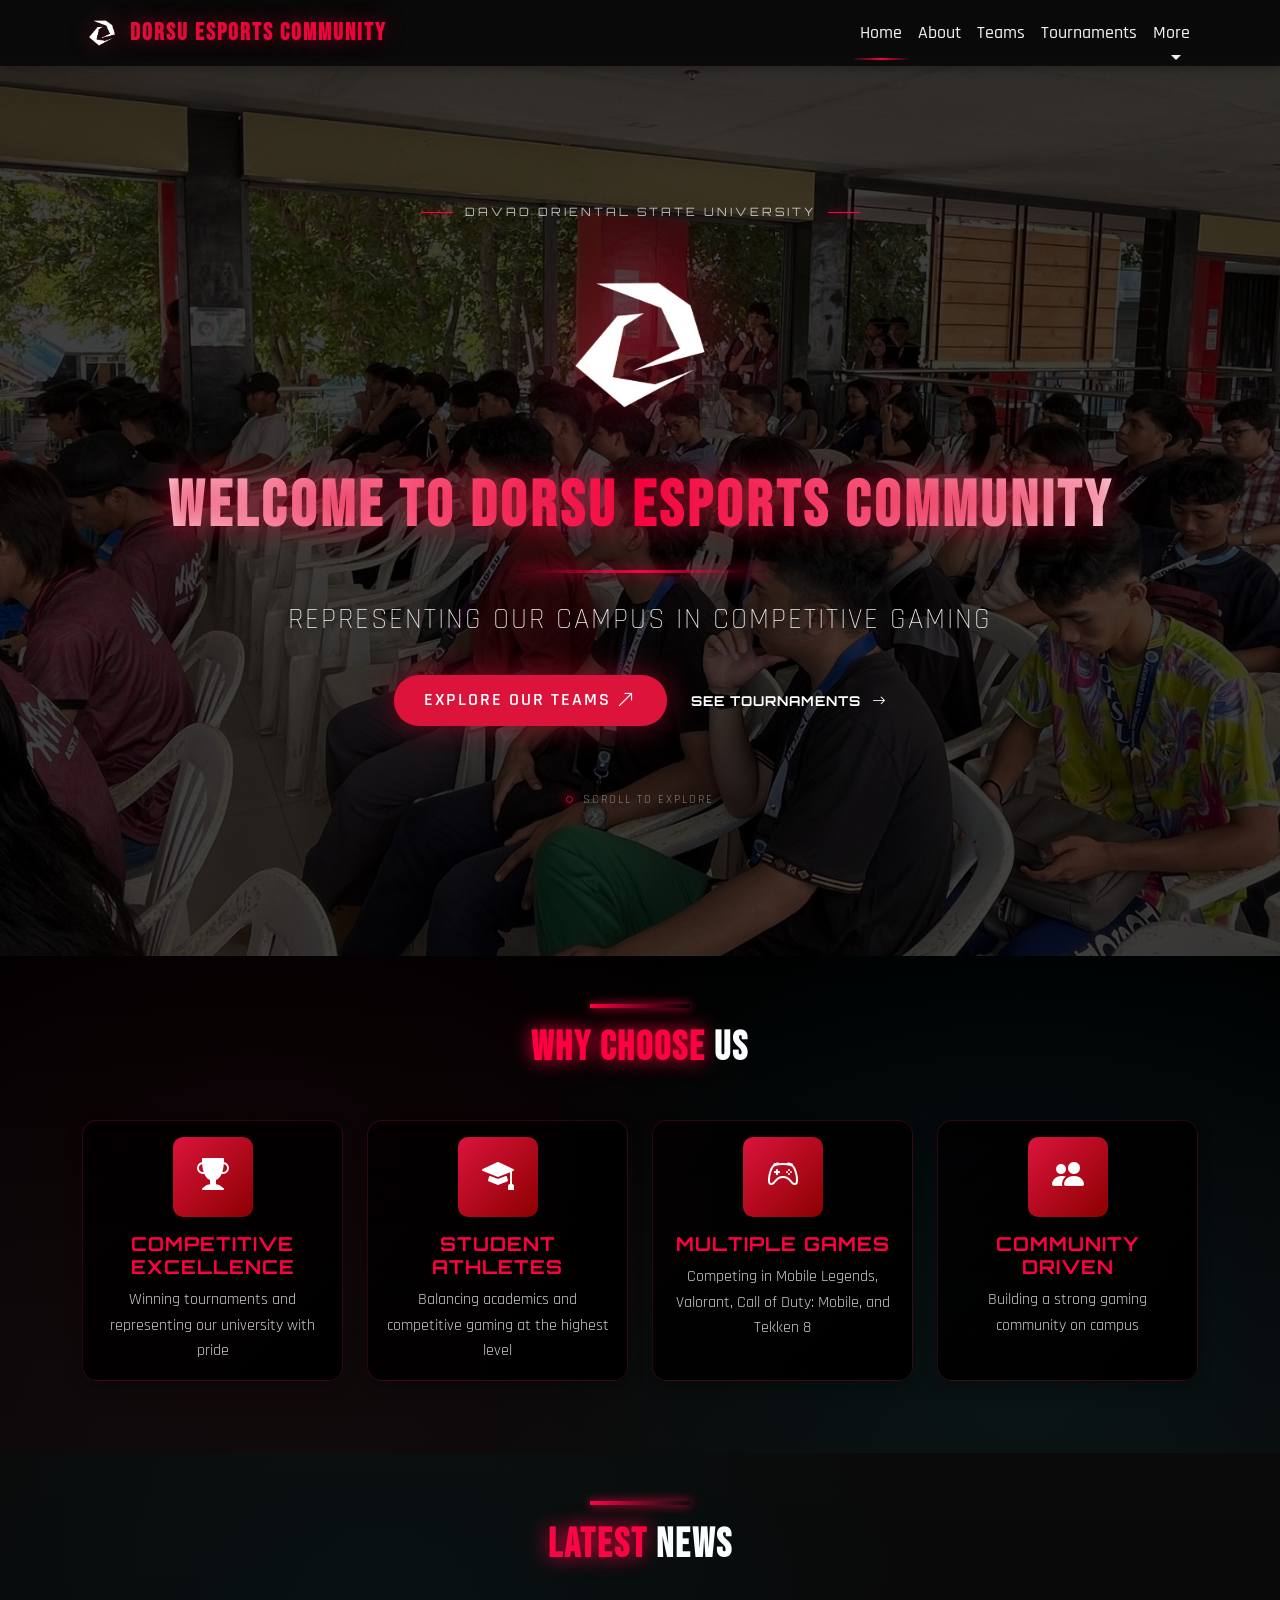
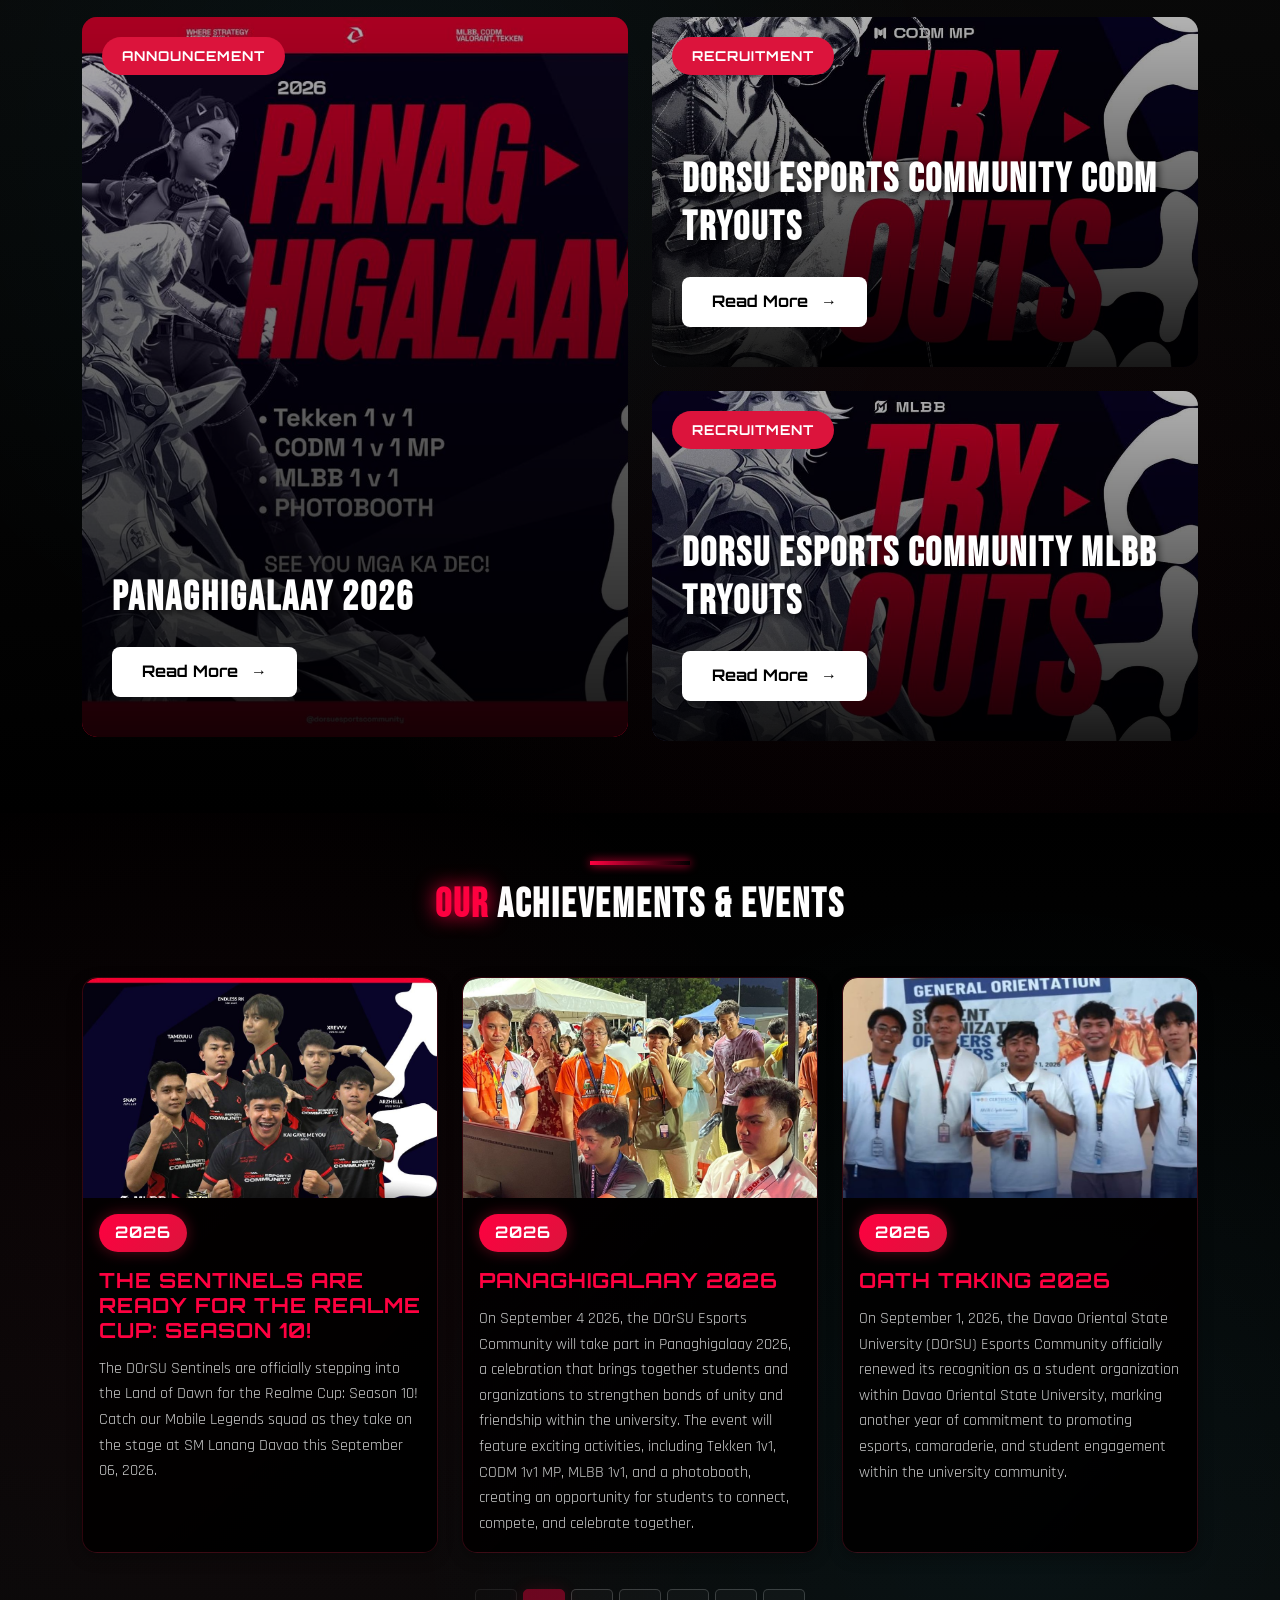
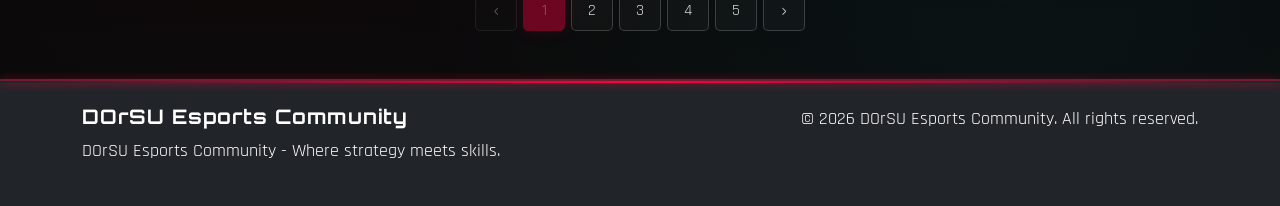
<file: index.html>
<!doctype html>
<html lang="en">
  <head>
    <meta charset="UTF-8" />
    <meta name="viewport" content="width=device-width, initial-scale=1.0" />
    <meta name="description" content="Official website of the Davao Oriental State University (DOrSU) Esports Community. Representing our campus in competitive gaming, MLBB, CODM, Valorant, tournaments and events." />
    <meta property="og:title" content="DOrSU Esports Community" />
    <meta property="og:description" content="Compete. Learn. Excel. Official collegiate esports organization of Davao Oriental State University." />
    <meta property="og:image" content="data/images/DEC.png" />
    <meta property="og:type" content="website" />
    <title>DOrSU Esports Community - Home</title>
    <link rel="preconnect" href="https://fonts.googleapis.com" />
    <link rel="preconnect" href="https://fonts.gstatic.com" crossorigin />
    <link href="https://fonts.googleapis.com/css2?family=Orbitron:wght@400;500;700;900&family=Rajdhani:wght@300;400;500;600;700&family=Bebas+Neue&display=swap" rel="stylesheet" />
    <link href="https://cdn.jsdelivr.net/npm/bootstrap@5.3.2/dist/css/bootstrap.min.css" rel="stylesheet" />
    <link rel="stylesheet" href="https://cdn.jsdelivr.net/npm/bootstrap-icons@1.11.3/font/bootstrap-icons.min.css" />
    <link rel="icon" type="image/png" href="data/images/DEC.png" />
    <link rel="stylesheet" href="css/style.css" />
  </head>
  <body>
    <!-- Navigation -->
    <nav class="navbar navbar-expand-lg navbar-dark bg-dark fixed-top">
      <div class="container">
        <a class="navbar-brand d-flex align-items-center" href="index.html">
          <img src="data/images/DEC.png" alt="DEC Logo" class="navbar-logo me-2" width="40" height="40" />
          <span class="logo-text">DOrSU Esports Community</span>
        </a>
        <button class="navbar-toggler" type="button" data-bs-toggle="collapse" data-bs-target="#navbarNav" aria-controls="navbarNav" aria-expanded="false" aria-label="Toggle navigation">
          <span class="navbar-toggler-icon"></span>
        </button>
        <div class="collapse navbar-collapse" id="navbarNav">
          <ul class="navbar-nav ms-auto">
            <li class="nav-item">
              <a class="nav-link active" href="index.html">Home</a>
            </li>
            <li class="nav-item">
              <a class="nav-link" href="about.html">About</a>
            </li>
            <li class="nav-item">
              <a class="nav-link" href="teams.html">Teams</a>
            </li>
            <li class="nav-item">
              <a class="nav-link" href="tournament.html">Tournaments</a>
            </li>
            <li class="nav-item dropdown">
              <a class="nav-link dropdown-toggle" href="#" id="moreDropdown" role="button" data-bs-toggle="dropdown" aria-expanded="false"> More </a>
              <ul class="dropdown-menu" aria-labelledby="moreDropdown">
                <li><a class="dropdown-item" href="merch.html">Merch</a></li>
                <li><a class="dropdown-item" href="https://dec-photobooth.vercel.app/">Photobooth</a></li>
              </ul>
            </li>
          </ul>
        </div>
      </div>
    </nav>

    <!-- Hero Section -->
    <section class="hero-section esports-hero">
      <div class="hero-overlay"></div>
      <div class="hero-particles"></div>
      <div class="container hero-content">
        <p class="hero-kicker"><span></span> Davao Oriental State University <span></span></p>
        <div class="hero-logo-wrapper mb-4">
          <img src="data/images/DEC.png" alt="DEC Logo" class="hero-logo" />
        </div>
        <h1 class="hero-title" id="heroTitle">Welcome to DOrSU Esports Community</h1>
        <div class="hero-divider"></div>
        <p class="hero-subtitle" id="heroSubtitle"></p>
        <div class="hero-actions">
          <a href="teams.html" class="btn btn-primary btn-lg esports-btn">Explore Our Teams <i class="bi bi-arrow-up-right"></i></a>
          <a href="tournament.html" class="hero-secondary-link">See tournaments <i class="bi bi-arrow-right"></i></a>
        </div>
        <div class="hero-scroll-cue"><span></span> Scroll to explore</div>
      </div>
    </section>

    <!-- Community Snapshot -->
    <!-- <section class="snapshot-section" aria-label="Community snapshot">
      <div class="container">
        <div class="snapshot-grid">
          <div class="snapshot-intro"><span class="eyebrow">Built for the next level</span><strong>Campus talent.<br />Competitive spirit.</strong></div>
          <div class="snapshot-stat"><strong>04</strong><span>Game titles</span></div>
          <div class="snapshot-stat"><strong>07</strong><span>2025 milestones</span></div>
          <div class="snapshot-stat"><strong>01</strong><span>Raptor community</span></div>
        </div>
      </div>
    </section> -->

    <!-- Features Section -->
    <section class="py-5 esports-section">
      <div class="container">
        <div class="esports-accent-line mx-auto mb-3"></div>
        <h2 class="text-center mb-5 esports-heading"><span class="text-highlight">Why Choose</span> Us</h2>
        <div class="row" id="featuresContainer">
          <!-- Features will be loaded from JSON -->
        </div>
      </div>
    </section>

    <!-- Latest News Section -->
    <section class="py-5 esports-section-dark">
      <div class="container">
        <div class="esports-accent-line mx-auto mb-3"></div>
        <h2 class="text-center mb-5 esports-heading"><span class="text-highlight">Latest</span> News</h2>
        <div class="row" id="newsContainer">
          <!-- News will be loaded from JSON -->
        </div>
      </div>
    </section>

    <!-- Achievements & Events Section -->
    <section class="py-5 esports-section">
      <div class="container">
        <div class="esports-accent-line mx-auto mb-3"></div>
        <h2 class="text-center mb-5 esports-heading"><span class="text-highlight">Our</span> Achievements & Events</h2>
        <div class="row" id="achievementsContainer">
          <!-- Achievements will be loaded from JSON -->
        </div>
        <nav class="home-pagination-wrap" aria-label="Achievements and events pages">
          <ul class="home-pagination" id="achievementsPagination"></ul>
        </nav>
      </div>
    </section>

    <!-- Footer -->
    <footer class="bg-dark text-white py-4">
      <div class="container">
        <div class="row">
          <div class="col-md-6">
            <h5>DOrSU Esports Community</h5>
            <p id="footerText">DOrSU Esports Community - Compete. Learn. Excel.</p>
          </div>
          <div class="col-md-6 text-md-end">
            <p>&copy; 2026 DOrSU Esports Community. All rights reserved.</p>
          </div>
        </div>
      </div>
    </footer>

    <script src="https://cdn.jsdelivr.net/npm/bootstrap@5.3.2/dist/js/bootstrap.bundle.min.js"></script>
    <script src="js/main.js"></script>
  </body>
</html>
</file>
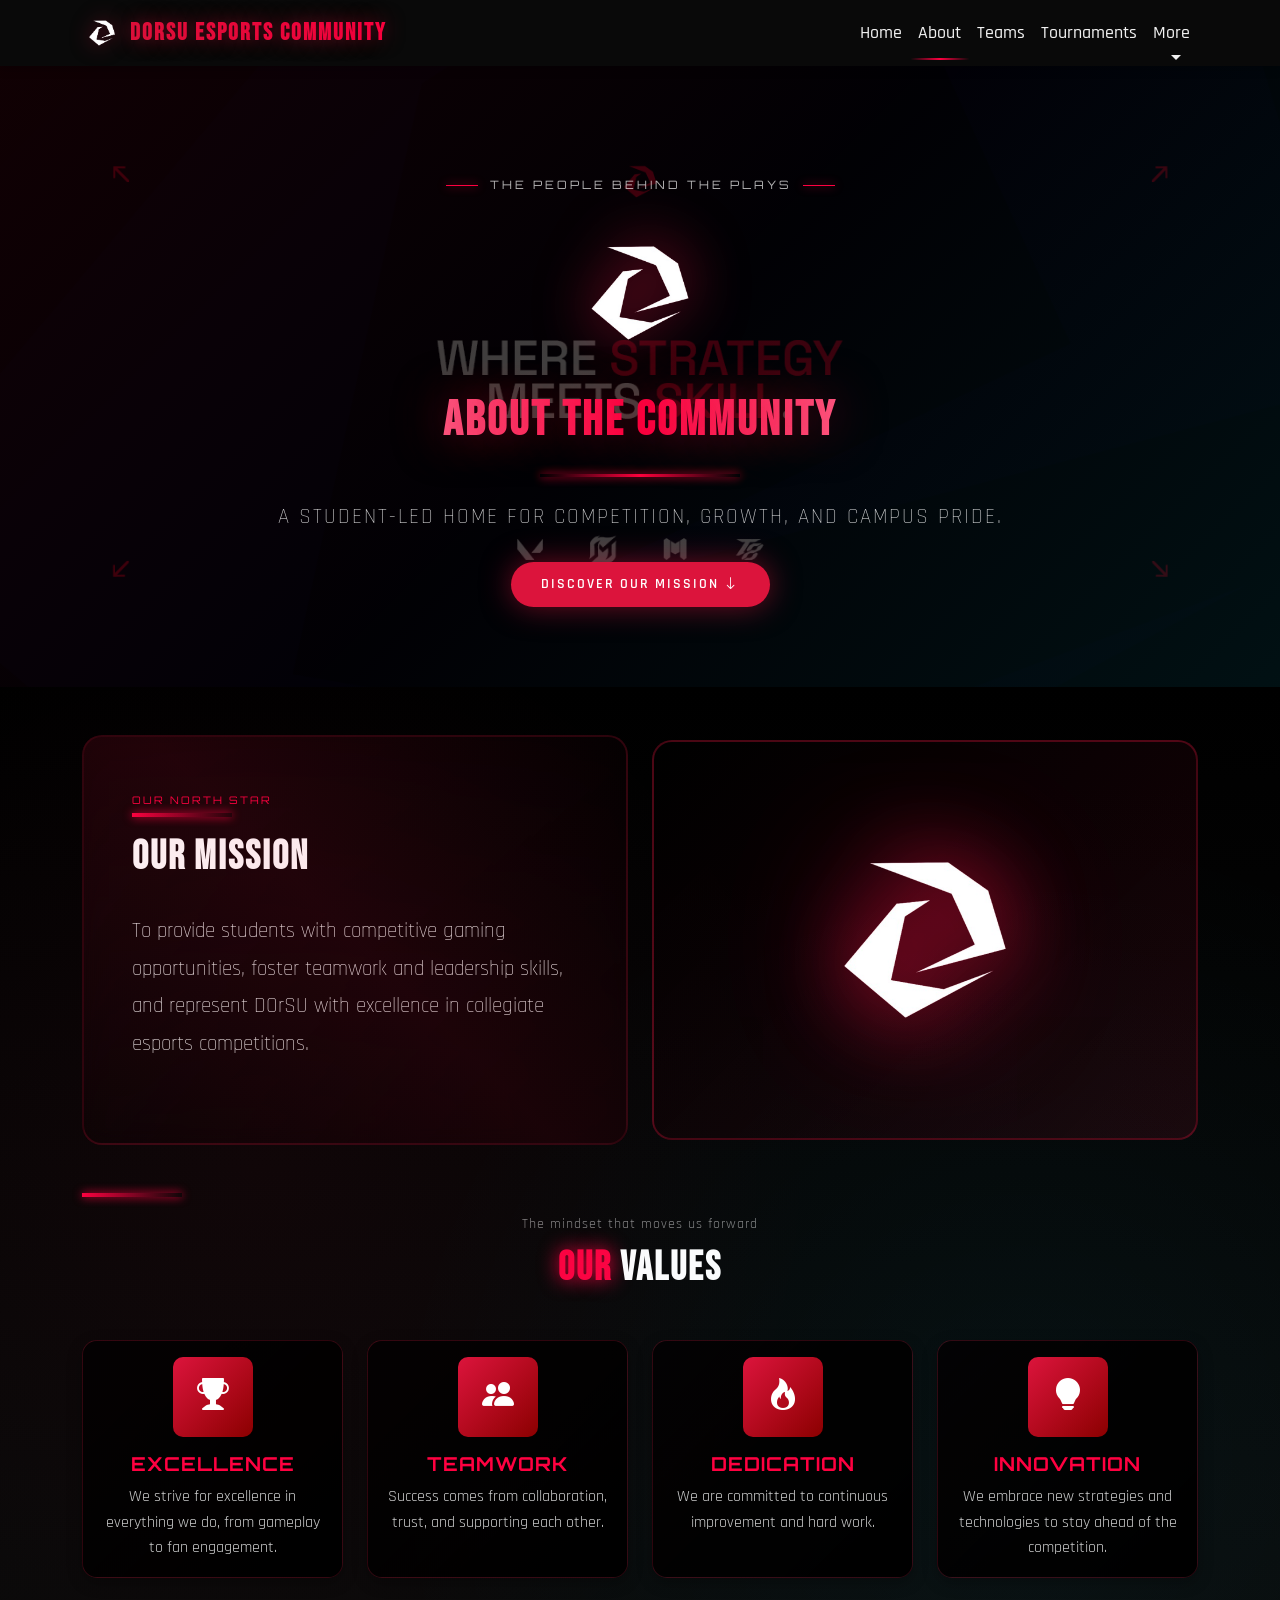
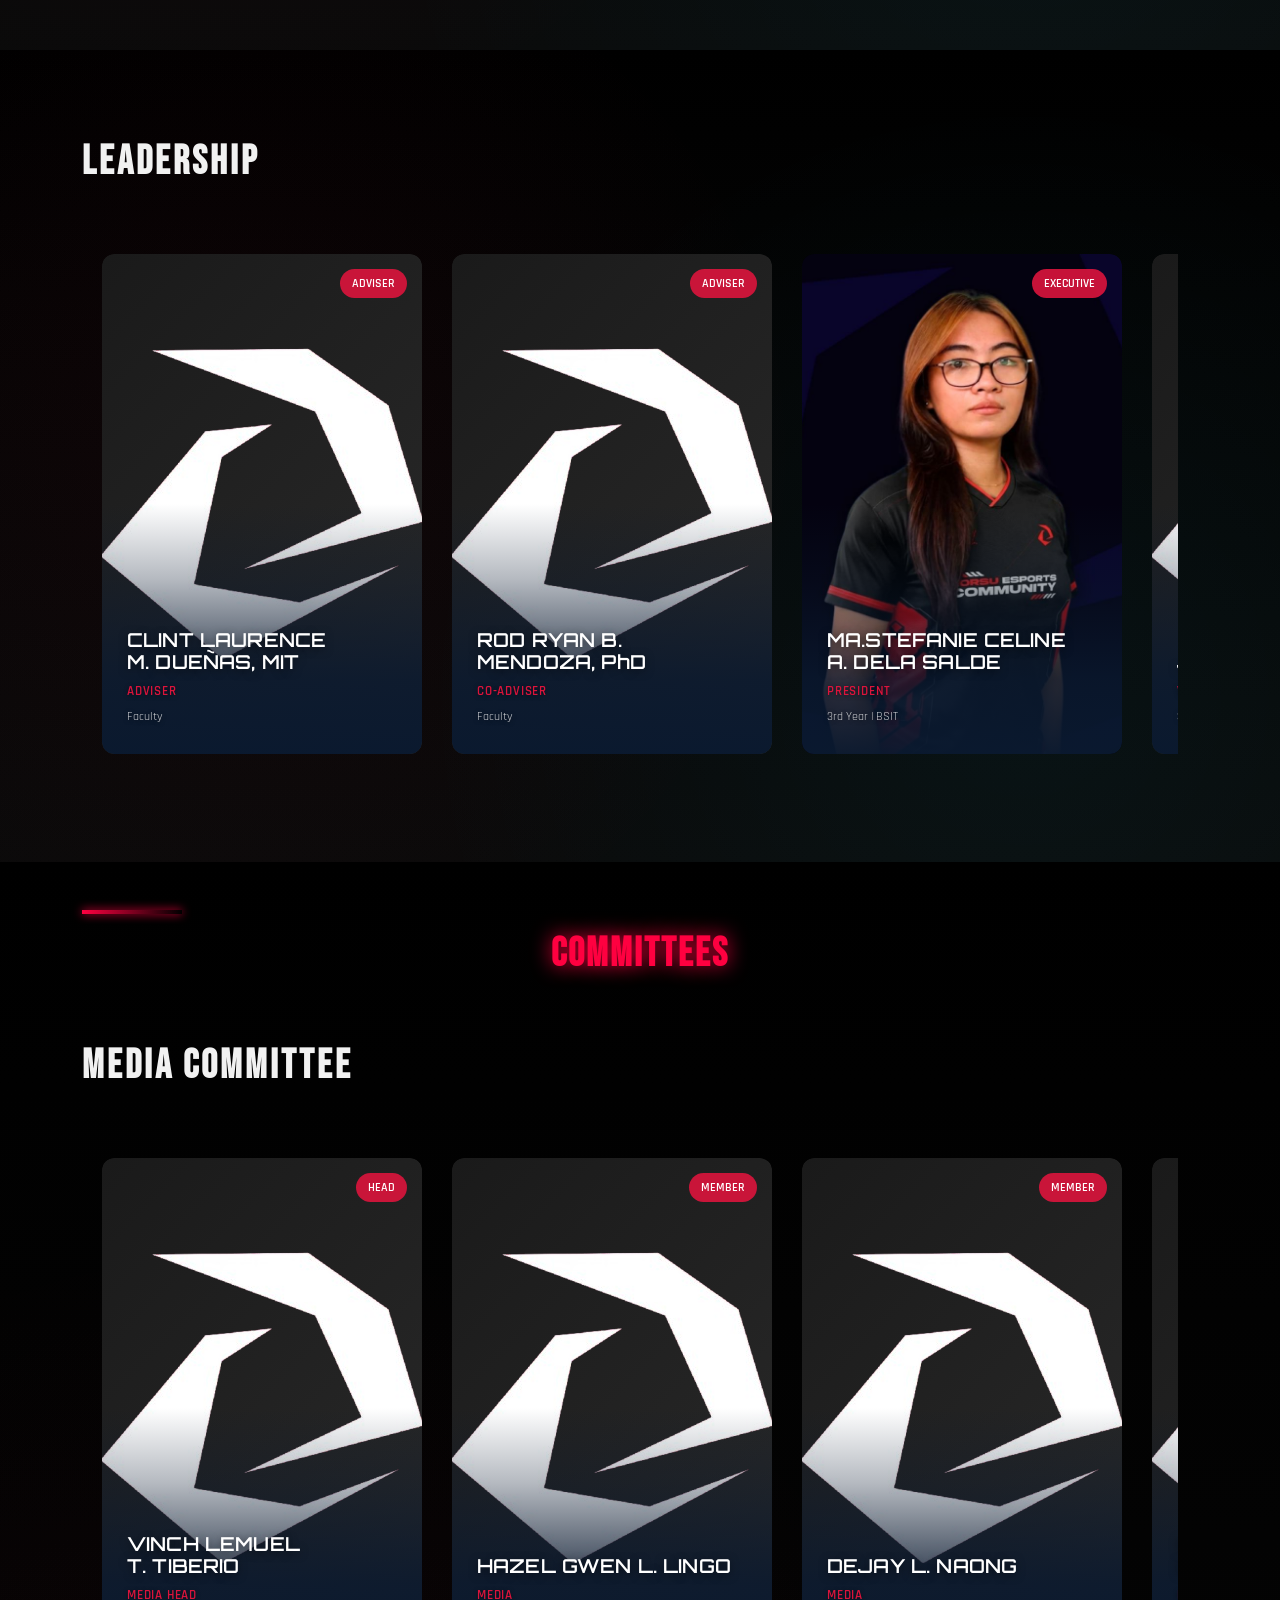
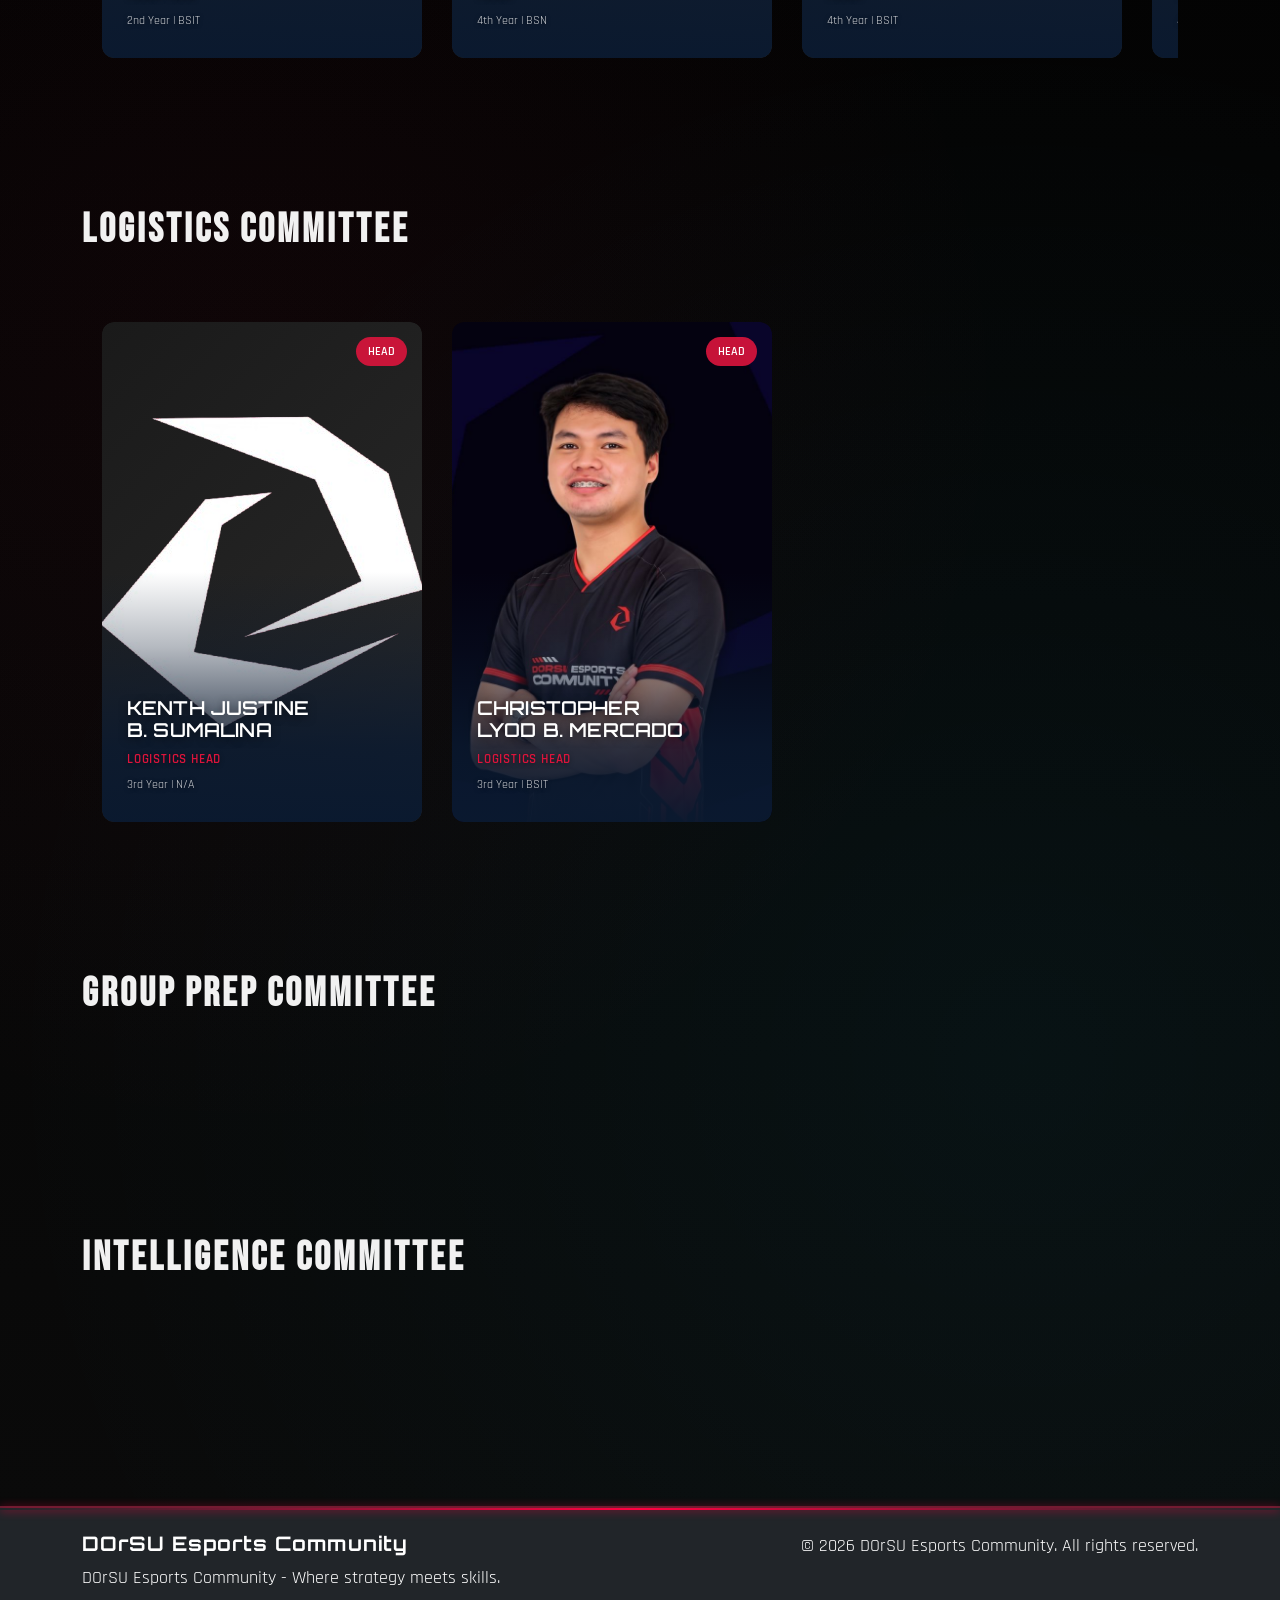
<file: about.html>
<!doctype html>
<html lang="en">
  <head>
    <meta charset="UTF-8" />
    <meta name="viewport" content="width=device-width, initial-scale=1.0" />
    <meta name="description" content="Learn about the DOrSU Esports Community mission, leadership, values, and organizational structure at Davao Oriental State University." />
    <meta property="og:title" content="About DOrSU Esports Community" />
    <meta property="og:description" content="Learn about the DOrSU Esports Community mission, leadership, values, and organizational structure." />
    <meta property="og:image" content="data/images/DEC.png" />
    <meta property="og:type" content="website" />
    <title>DOrSU Esports Community - About</title>
    <link rel="preconnect" href="https://fonts.googleapis.com" />
    <link rel="preconnect" href="https://fonts.gstatic.com" crossorigin />
    <link href="https://fonts.googleapis.com/css2?family=Orbitron:wght@400;500;700;900&family=Rajdhani:wght@300;400;500;600;700&family=Bebas+Neue&display=swap" rel="stylesheet" />
    <link href="https://cdn.jsdelivr.net/npm/bootstrap@5.3.2/dist/css/bootstrap.min.css" rel="stylesheet" />
<link href="https://cdn.jsdelivr.net/npm/bootstrap-icons@1.11.3/font/bootstrap-icons.css" rel="stylesheet" />
<link rel="icon" type="image/png" href="data/images/DEC.png" />
    <link rel="icon" type="image/png" href="data/images/DEC.png" />
    <link rel="stylesheet" href="css/style.css" />
  </head>
  <body>
    <!-- Navigation -->
    <nav class="navbar navbar-expand-lg navbar-dark bg-dark fixed-top">
      <div class="container">
        <a class="navbar-brand d-flex align-items-center" href="index.html">
          <img src="data/images/DEC.png" alt="DEC Logo" class="navbar-logo me-2" width="40" height="40" />
          <span class="logo-text">DOrSU Esports Community</span>
        </a>
        <button class="navbar-toggler" type="button" data-bs-toggle="collapse" data-bs-target="#navbarNav" aria-controls="navbarNav" aria-expanded="false" aria-label="Toggle navigation">
          <span class="navbar-toggler-icon"></span>
        </button>
        <div class="collapse navbar-collapse" id="navbarNav">
          <ul class="navbar-nav ms-auto">
            <li class="nav-item">
              <a class="nav-link" href="index.html">Home</a>
            </li>
            <li class="nav-item">
              <a class="nav-link active" href="about.html">About</a>
            </li>
            <li class="nav-item">
              <a class="nav-link" href="teams.html">Teams</a>
            </li>
            <li class="nav-item">
              <a class="nav-link" href="tournament.html">Tournaments</a>
            </li>
            <li class="nav-item dropdown">
              <a class="nav-link dropdown-toggle" href="#" id="moreDropdown" role="button" data-bs-toggle="dropdown" aria-expanded="false"> More </a>
              <ul class="dropdown-menu" aria-labelledby="moreDropdown">
                <li><a class="dropdown-item" href="merch.html">Merch</a></li>
                <li><a class="dropdown-item" href="https://dec-photobooth.vercel.app/">Photobooth</a></li>
              </ul>
            </li>
          </ul>
        </div>
      </div>
    </nav>

    <!-- About Header -->
    <section class="page-header about-header">
      <div class="esports-particles"></div>
      <div class="container text-center about-hero-content">
        <p class="hero-kicker"><span></span> The people behind the plays <span></span></p>
        <div class="header-logo-wrapper mb-4">
          <img src="data/images/DEC.png" alt="DEC Logo" class="header-logo" />
        </div>
        <h1 id="aboutTitle" class="esports-title">About the Community</h1>
        <div class="title-divider"></div>
        <p class="lead esports-subtitle" id="aboutSubtitle">A student-led home for competition, growth, and campus pride.</p>
        <a href="#about-section" class="btn btn-primary esports-btn about-hero-btn">Discover our mission <i class="bi bi-arrow-down"></i></a>
      </div>
    </section>

    <!-- About Content -->
    <section id="about-section" class="py-5 esports-section">
      <div class="container">
        <div class="row align-items-center mb-5">
          <div class="col-lg-6">
            <div class="mission-card">
              <span class="eyebrow">Our north star</span>
              <div class="esports-accent-line"></div>
              <h2 id="missionTitle" class="esports-heading"><span class="text-highlight">Our</span> Mission</h2>
              <p id="missionText" class="lead mission-text">To build the most successful and respected esports organization in the world.</p>
              <!-- <div class="mission-stats">
                <div class="stat-item">
                  <div class="stat-number">5+</div>
                  <div class="stat-label">Active Teams</div>
                </div>
                <div class="stat-item">
                  <div class="stat-number">50+</div>
                  <div class="stat-label">Players</div>
                </div>
                <div class="stat-item">
                  <div class="stat-number">100+</div>
                  <div class="stat-label">Matches Won</div>
                </div>
              </div> -->
            </div>
          </div>
          <div class="col-lg-6">
            <div class="about-image-esports">
              <div class="esports-glow"></div>
              <img src="data/images/DEC.png" alt="DEC Logo" class="about-logo-large" />
            </div>
          </div>
        </div>

        <div class="row">
          <div class="col-12">
            <div class="esports-accent-line mb-3"></div>
            <p class="section-kicker text-center">The mindset that moves us forward</p>
            <h2 class="mb-5 esports-heading text-center"><span class="text-highlight">Our</span> Values</h2>
            <div class="row" id="valuesContainer">
              <!-- Values will be loaded from JSON -->
            </div>
          </div>
        </div>
      </div>
    </section>

    <!-- Leadership -->
    <section id="org-structure" class="py-5 esports-section">
      <div class="container">
        <div id="orgChartContainer" class="org-chart-wrapper">
          <!-- Leadership carousel will be loaded from JSON -->
        </div>
      </div>
    </section>

    <section id="committees" class="py-5 esports-section">
      <div class="container">
        <div class="esports-accent-line mb-3"></div>
        <h2 class="mb-4 esports-heading text-center"><span class="text-highlight">Committees</span></h2>
        <div id="committee-media" class="org-chart-wrapper mb-5">
          <!-- Media committee will be loaded from JSON -->
        </div>
        <div id="committee-logistics" class="org-chart-wrapper mb-5">
          <!-- Logistics committee will be loaded from JSON -->
        </div>
        <div id="committee-groupprep" class="org-chart-wrapper mb-5">
          <!-- Group Prep committee will be loaded from JSON -->
        </div>
        <div id="committee-intelligence" class="org-chart-wrapper mb-5">
          <!-- Intelligence committee will be loaded from JSON -->
        </div>
      </div>
    </section>

    <!-- Footer -->
    <footer class="bg-dark text-white py-4">
      <div class="container">
        <div class="row">
          <div class="col-md-6">
            <h5>DOrSU Esports Community</h5>
            <p id="footerText">DOrSU Esports Community - Where strategy meets skills.</p>
          </div>
          <div class="col-md-6 text-md-end">
            <p>&copy; 2026 DOrSU Esports Community. All rights reserved.</p>
          </div>
        </div>
      </div>
    </footer>

    <script src="https://cdn.jsdelivr.net/npm/bootstrap@5.3.2/dist/js/bootstrap.bundle.min.js"></script>
    <script src="js/about.js"></script>
  </body>
</html>
</file>
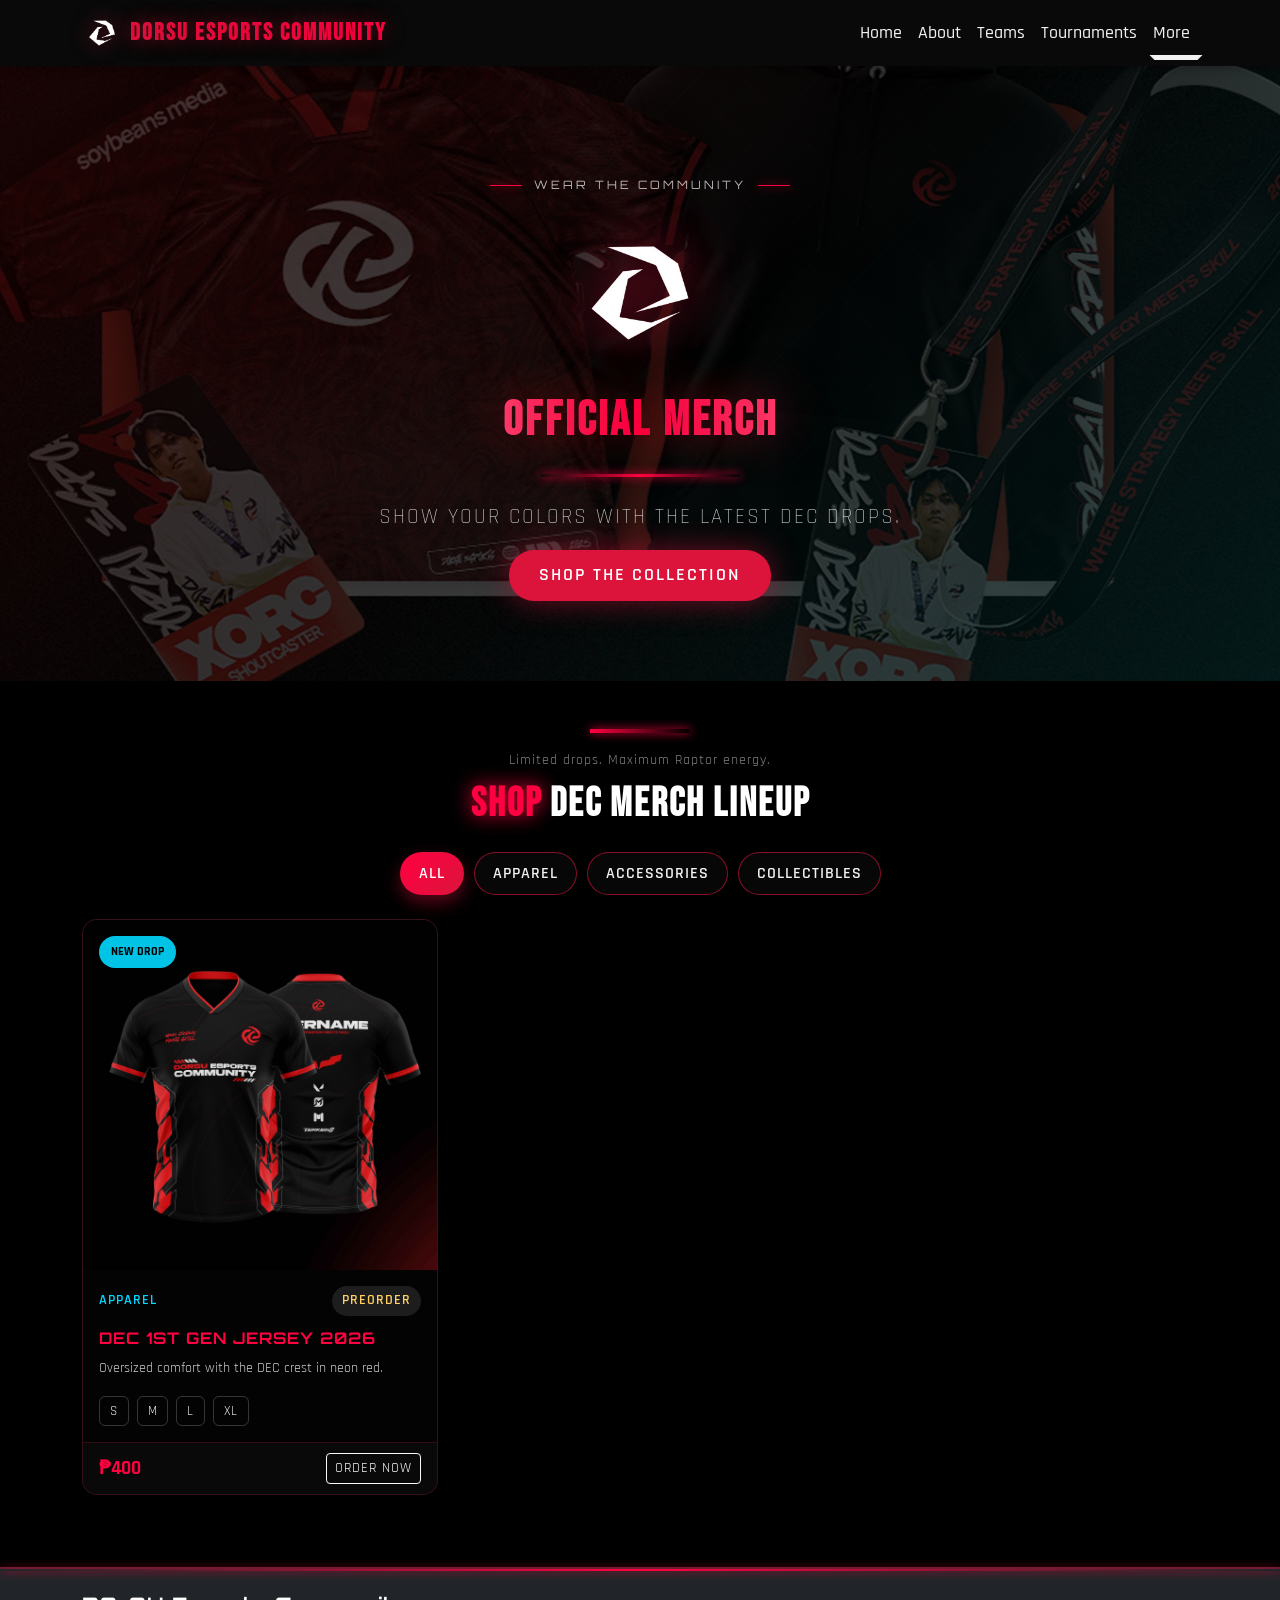
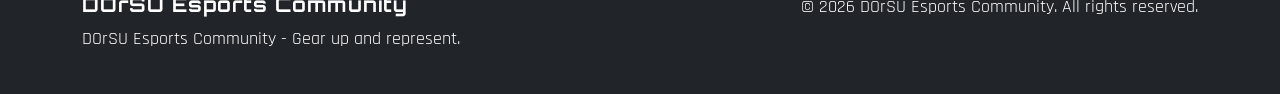
<file: merch.html>
<!doctype html>
<html lang="en">
  <head>
    <meta charset="UTF-8" />
    <meta name="viewport" content="width=device-width, initial-scale=1.0" />
    <meta name="description" content="Shop official DOrSU Esports Community merchandise, jerseys, apparel, and gear." />
    <meta property="og:title" content="Merchandise - DOrSU Esports Community" />
    <meta property="og:description" content="Gear up with official DEC jerseys and apparel." />
    <meta property="og:image" content="data/images/DEC.png" />
    <meta property="og:type" content="website" />
    <title>DOrSU Esports Community - Merch</title>
    <link rel="preconnect" href="https://fonts.googleapis.com" />
    <link rel="preconnect" href="https://fonts.gstatic.com" crossorigin />
    <link href="https://fonts.googleapis.com/css2?family=Orbitron:wght@400;500;700;900&family=Rajdhani:wght@300;400;500;600;700&family=Bebas+Neue&display=swap" rel="stylesheet" />
    <link href="https://cdn.jsdelivr.net/npm/bootstrap@5.3.2/dist/css/bootstrap.min.css" rel="stylesheet" />
    <link rel="stylesheet" href="https://cdn.jsdelivr.net/npm/bootstrap-icons@1.11.3/font/bootstrap-icons.min.css" />
    <link rel="icon" type="image/png" href="data/images/DEC.png" />
    <link rel="stylesheet" href="css/style.css" />
  </head>
  <body>
    <!-- Navigation -->
    <nav class="navbar navbar-expand-lg navbar-dark bg-dark fixed-top">
      <div class="container">
        <a class="navbar-brand d-flex align-items-center" href="index.html">
          <img src="data/images/DEC.png" alt="DEC Logo" class="navbar-logo me-2" width="40" height="40" />
          <span class="logo-text">DOrSU Esports Community</span>
        </a>
        <button class="navbar-toggler" type="button" data-bs-toggle="collapse" data-bs-target="#navbarNav" aria-controls="navbarNav" aria-expanded="false" aria-label="Toggle navigation">
          <span class="navbar-toggler-icon"></span>
        </button>
        <div class="collapse navbar-collapse" id="navbarNav">
          <ul class="navbar-nav ms-auto">
            <li class="nav-item">
              <a class="nav-link" href="index.html">Home</a>
            </li>
            <li class="nav-item">
              <a class="nav-link" href="about.html">About</a>
            </li>
            <li class="nav-item">
              <a class="nav-link" href="teams.html">Teams</a>
            </li>
            <li class="nav-item">
              <a class="nav-link" href="tournament.html">Tournaments</a>
            </li>
            <li class="nav-item dropdown">
              <a class="nav-link dropdown-toggle active" href="#" id="moreDropdown" role="button" data-bs-toggle="dropdown" aria-expanded="false"> More </a>
              <ul class="dropdown-menu" aria-labelledby="moreDropdown">
                <li><a class="dropdown-item active" href="merch.html">Merch</a></li>
                <li><a class="dropdown-item" href="https://dec-photobooth.vercel.app/">Photobooth</a></li>
              </ul>
            </li>
          </ul>
        </div>
      </div>
    </nav>

    <!-- Merch Header -->
    <section class="page-header esports-header merch-header">
      <div class="esports-particles"></div>
      <div class="container text-center">
        <p class="hero-kicker"><span></span> Wear the community <span></span></p>
        <div class="header-logo-wrapper mb-4">
          <img src="data/images/DEC.png" alt="DEC Logo" class="header-logo" />
        </div>
        <h1 id="merchTitle" class="esports-title">Merch</h1>
        <div class="title-divider"></div>
        <p class="lead esports-subtitle" id="merchSubtitle"></p>
        <a id="merchCta" class="btn btn-primary btn-lg esports-btn" href="#merchShop"></a>
      </div>
    </section>

    <!-- Merch Section -->
    <section id="merchShop" class="py-5 merch-section">
      <div class="container">
        <div class="esports-accent-line mx-auto mb-3"></div>
        <p class="section-kicker text-center">Limited drops. Maximum Raptor energy.</p>
        <h2 class="text-center mb-4 esports-heading">
          <span class="text-highlight" id="merchSectionHighlight"></span>
          <span id="merchSectionTitle"></span>
        </h2>
        <div id="merchFilters" class="merch-filters mb-4"></div>
        <div class="row" id="merchGrid">
          <!-- Merch items will be loaded from JSON -->
        </div>
      </div>
    </section>

    <!-- Footer -->
    <footer class="bg-dark text-white py-4">
      <div class="container">
        <div class="row">
          <div class="col-md-6">
            <h5>DOrSU Esports Community</h5>
            <p id="footerText">DOrSU Esports Community - Shop official merch.</p>
          </div>
          <div class="col-md-6 text-md-end">
            <p>&copy; 2026 DOrSU Esports Community. All rights reserved.</p>
          </div>
        </div>
      </div>
    </footer>

    <script src="https://cdn.jsdelivr.net/npm/bootstrap@5.3.2/dist/js/bootstrap.bundle.min.js"></script>
    <script src="js/merch.js"></script>
  </body>
</html>
</file>
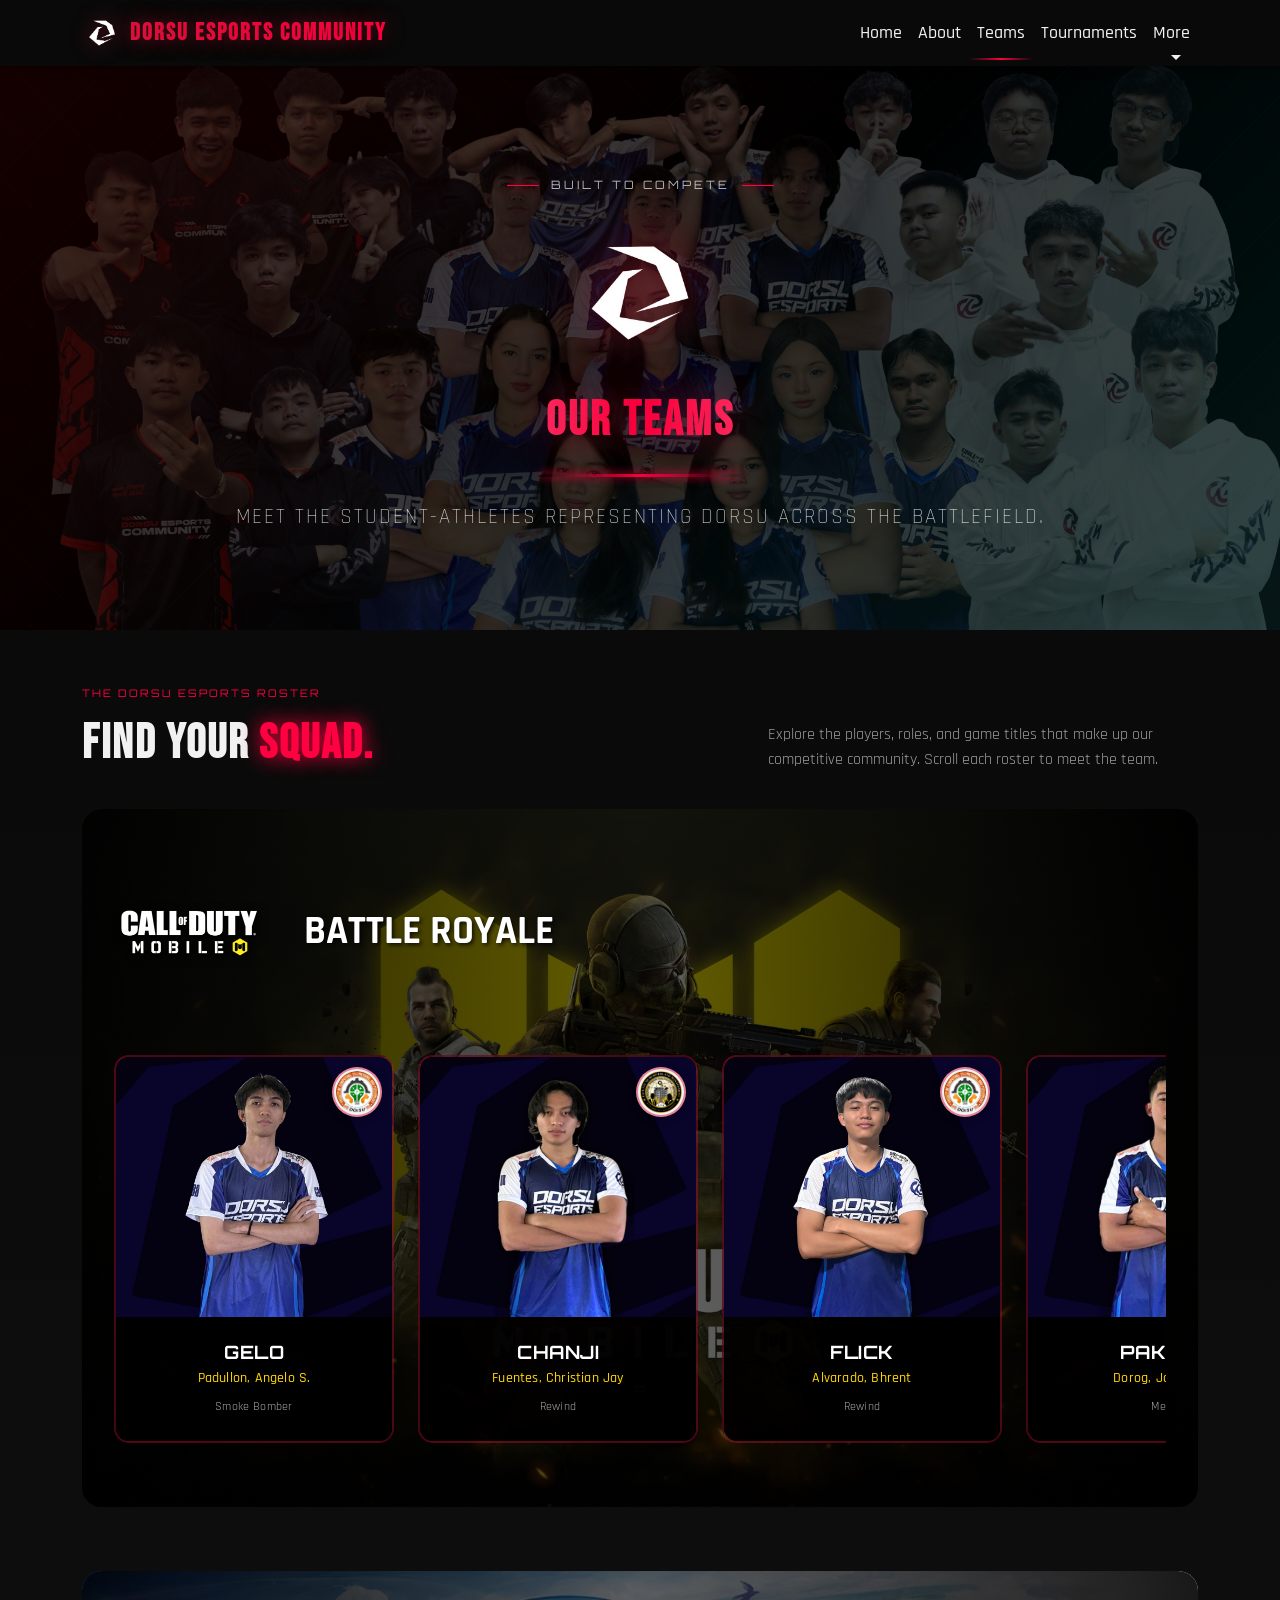
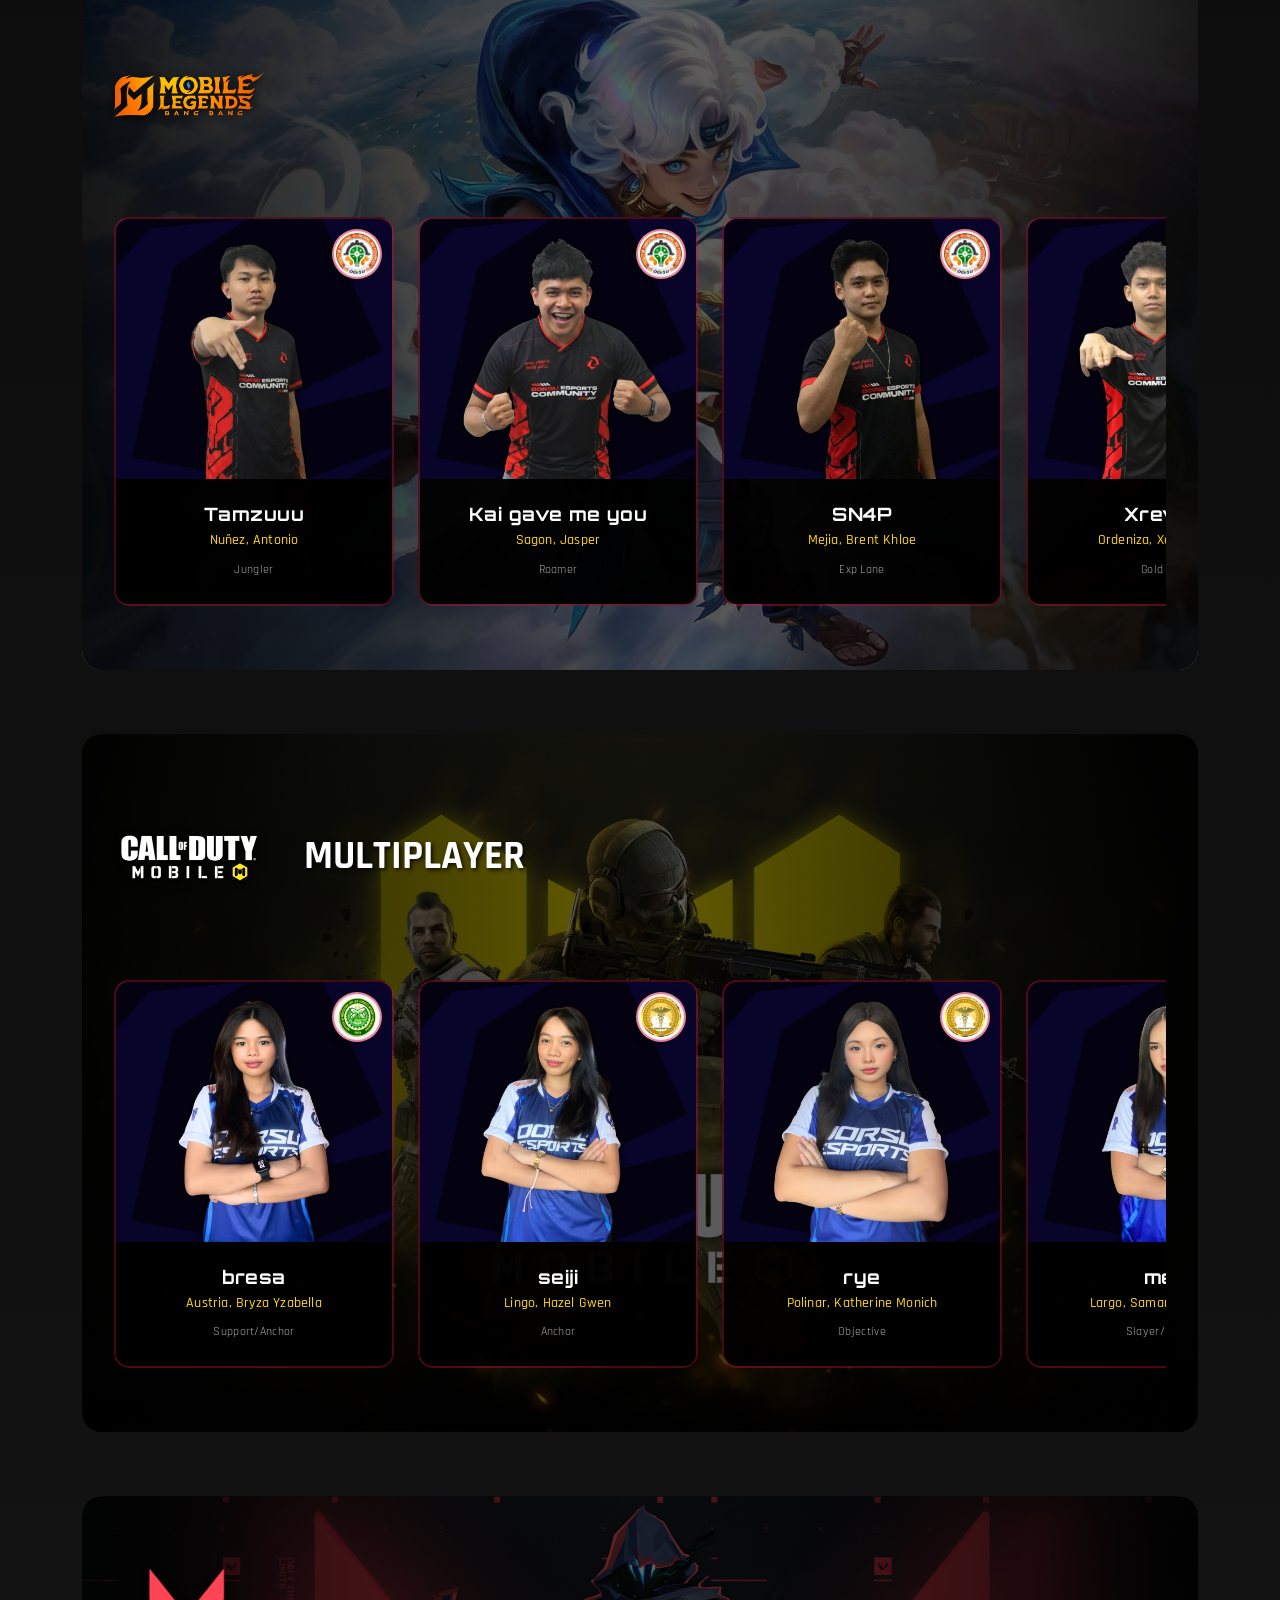
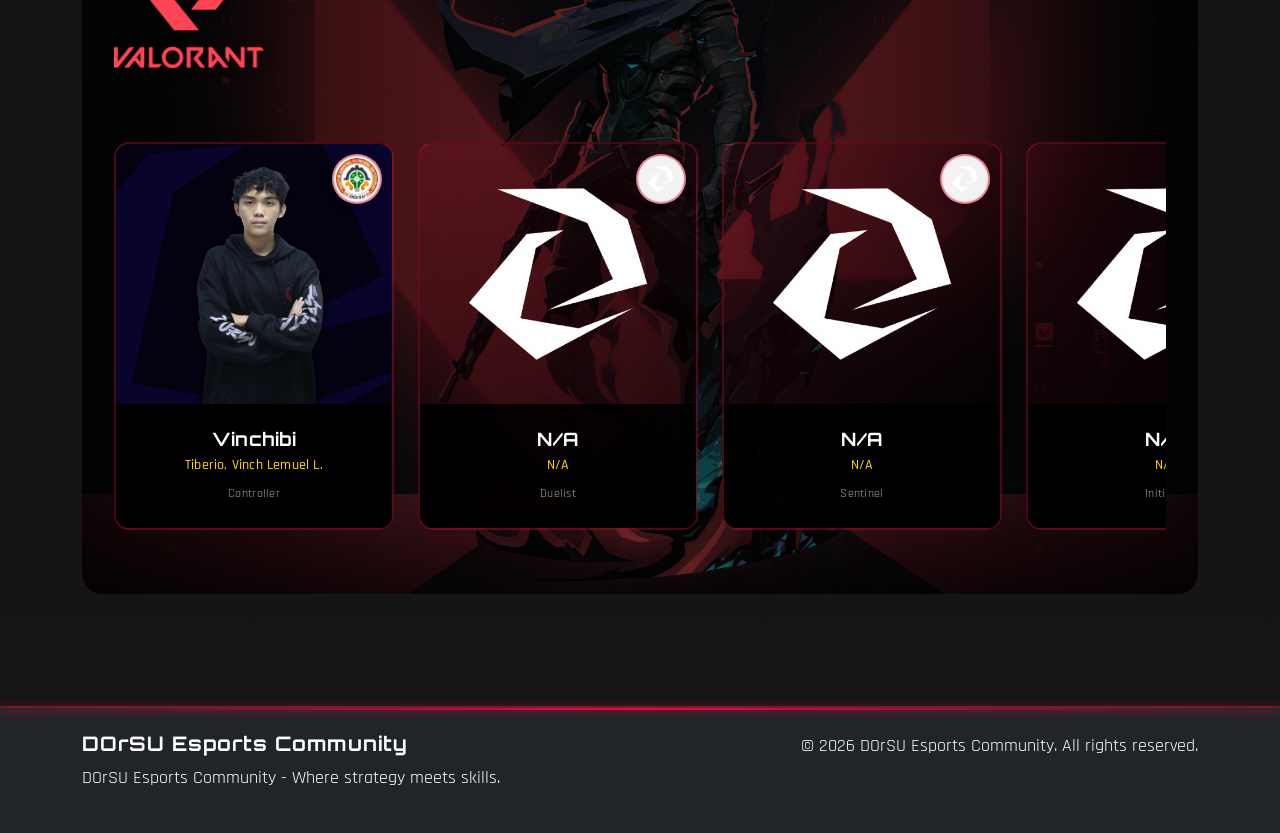
<file: teams.html>
<!doctype html>
<html lang="en">
  <head>
    <meta charset="UTF-8" />
    <meta name="viewport" content="width=device-width, initial-scale=1.0" />
    <meta name="description" content="Meet the official team rosters of the DOrSU Esports Community across Mobile Legends: Bang Bang, Call of Duty: Mobile, and Valorant." />
    <meta property="og:title" content="Teams - DOrSU Esports Community" />
    <meta property="og:description" content="Meet our esports teams and competitive rosters." />
    <meta property="og:image" content="data/images/DEC.png" />
    <meta property="og:type" content="website" />
    <title>DOrSU Esports Community - Teams</title>
    <link rel="preconnect" href="https://fonts.googleapis.com" />
    <link rel="preconnect" href="https://fonts.gstatic.com" crossorigin />
    <link href="https://fonts.googleapis.com/css2?family=Orbitron:wght@400;500;700;900&family=Rajdhani:wght@300;400;500;600;700&family=Bebas+Neue&display=swap" rel="stylesheet" />
    <link href="https://cdn.jsdelivr.net/npm/bootstrap@5.3.2/dist/css/bootstrap.min.css" rel="stylesheet" />
    <link rel="stylesheet" href="https://cdn.jsdelivr.net/npm/bootstrap-icons@1.11.3/font/bootstrap-icons.min.css" />
    <link rel="icon" type="image/png" href="data/images/DEC.png" />
    <link rel="stylesheet" href="css/style.css" />
  </head>
  <body>
    <!-- Navigation -->
    <nav class="navbar navbar-expand-lg navbar-dark bg-dark fixed-top">
      <div class="container">
        <a class="navbar-brand d-flex align-items-center" href="index.html">
          <img src="data/images/DEC.png" alt="DEC Logo" class="navbar-logo me-2" width="40" height="40" />
          <span class="logo-text">DOrSU Esports Community</span>
        </a>
        <button class="navbar-toggler" type="button" data-bs-toggle="collapse" data-bs-target="#navbarNav" aria-controls="navbarNav" aria-expanded="false" aria-label="Toggle navigation">
          <span class="navbar-toggler-icon"></span>
        </button>
        <div class="collapse navbar-collapse" id="navbarNav">
          <ul class="navbar-nav ms-auto">
            <li class="nav-item">
              <a class="nav-link" href="index.html">Home</a>
            </li>
            <li class="nav-item">
              <a class="nav-link" href="about.html">About</a>
            </li>
            <li class="nav-item">
              <a class="nav-link active" href="teams.html">Teams</a>
            </li>
            <li class="nav-item">
              <a class="nav-link" href="tournament.html">Tournaments</a>
            </li>
            <li class="nav-item dropdown">
              <a class="nav-link dropdown-toggle" href="#" id="moreDropdown" role="button" data-bs-toggle="dropdown" aria-expanded="false"> More </a>
              <ul class="dropdown-menu" aria-labelledby="moreDropdown">
                <li><a class="dropdown-item" href="merch.html">Merch</a></li>
                <li><a class="dropdown-item" href="https://dec-photobooth.vercel.app/">Photobooth</a></li>
              </ul>
            </li>
          </ul>
        </div>
      </div>
    </nav>

    <!-- Teams Header -->
    <section class="page-header esports-header">
      <div class="esports-particles"></div>
      <div class="container text-center">
        <p class="hero-kicker"><span></span> Built to compete <span></span></p>
        <div class="header-logo-wrapper mb-4">
          <img src="data/images/DEC.png" alt="DEC Logo" class="header-logo" />
        </div>
        <h1 class="esports-title">Our Teams</h1>
        <div class="title-divider"></div>
        <p class="lead esports-subtitle">Meet the student-athletes representing DOrSU across the battlefield.</p>
      </div>
    </section>

    <!-- Teams Section -->
    <section id="teams-section" class="py-5 teams-page-section">
      <div class="container">
        <div class="teams-intro">
          <div>
            <span class="eyebrow">The DOrSU Esports roster</span>
            <h2>Find your <span class="text-highlight">squad.</span></h2>
          </div>
          <p>Explore the players, roles, and game titles that make up our competitive community. Scroll each roster to meet the team.</p>
        </div>
        <div id="teamsContainer">
          <!-- Teams will be loaded from JSON -->
        </div>
      </div>
    </section>

    <!-- Footer -->
    <footer class="bg-dark text-white py-4">
      <div class="container">
        <div class="row">
          <div class="col-md-6">
            <h5>DOrSU Esports Community</h5>
            <p id="footerText">DOrSU Esports Community - Where strategy meets skills.</p>
          </div>
          <div class="col-md-6 text-md-end">
            <p>&copy; 2026 DOrSU Esports Community. All rights reserved.</p>
          </div>
        </div>
      </div>
    </footer>

    <script src="https://cdn.jsdelivr.net/npm/bootstrap@5.3.2/dist/js/bootstrap.bundle.min.js"></script>
    <script src="js/teams.js"></script>
  </body>
</html>
</file>
<file: css/style.css>
/* Global Styles */
:root {
  --primary-color: #dc143c;
  --secondary-color: #8b0000;
  --dark-bg: #0a0a0a;
  --card-bg: #1a1a1a;
  --text-light: #f1f1f1;
  --accent-red: #ff0000;
  --neon-red: #ff0040;
  --neon-blue: #00d9ff;
  --font-heading: "Orbitron", sans-serif;
  --font-body: "Rajdhani", sans-serif;
  --font-display: "Bebas Neue", cursive;
}

html {
  scroll-behavior: smooth;
}

* {
  margin: 0;
  padding: 0;
  box-sizing: border-box;
}

body {
  font-family: var(--font-body);
  padding-top: 56px;
  background: #000;
  color: var(--text-light);
  font-size: 18px;
  line-height: 1.6;
  -webkit-font-smoothing: antialiased;
  -moz-osx-font-smoothing: grayscale;
}

h1,
h2,
h3,
h4,
h5,
h6 {
  font-family: var(--font-heading);
  font-weight: 700;
  letter-spacing: 1px;
}

.hero-title,
.esports-title {
  font-family: var(--font-display);
  letter-spacing: 4px;
}

p {
  font-family: var(--font-body);
  font-weight: 400;
}

/* Navigation */
.navbar {
  box-shadow: 0 2px 10px rgba(0, 0, 0, 0.3);
  background: rgba(10, 10, 10, 0.95) !important;
  backdrop-filter: blur(10px);
}

.navbar-logo {
  height: 40px;
  width: auto;
  filter: drop-shadow(0 0 10px rgba(220, 20, 60, 0.5));
  transition: transform 0.3s ease;
}

.navbar-logo:hover {
  transform: scale(1.1);
}

.logo-text {
  font-weight: bold;
  font-size: 1.5rem;
  font-family: var(--font-display);
  background: linear-gradient(45deg, var(--primary-color), var(--neon-red));
  -webkit-background-clip: text;
  -webkit-text-fill-color: transparent;
  background-clip: text;
  text-shadow: 0 0 20px rgba(220, 20, 60, 0.5);
  letter-spacing: 2px;
}

.nav-link {
  font-weight: 500;
  transition: all 0.3s ease;
  position: relative;
  color: var(--text-light) !important;
}

.nav-link::after {
  content: "";
  position: absolute;
  bottom: -5px;
  left: 50%;
  width: 0;
  height: 2px;
  background: linear-gradient(90deg, transparent, var(--neon-red), transparent);
  transition: all 0.3s ease;
  transform: translateX(-50%);
}

.nav-link:hover::after,
.nav-link.active::after {
  width: 100%;
}

.nav-link:hover {
  color: var(--neon-red) !important;
}

/* Hero Section */
.hero-section {
  position: relative;
  height: 100vh;
  min-height: 600px;
  background: linear-gradient(rgba(0, 0, 0, 0.5), rgba(0, 0, 0, 0.5)), url("../data/dec_images/COVER3.jpg");
  background-size: cover;
  background-position: center;
  background-repeat: no-repeat;
  display: flex;
  align-items: center;
  justify-content: center;
  overflow: hidden;
}

.esports-hero::before {
  content: "";
  position: absolute;
  top: 0;
  left: 0;
  right: 0;
  bottom: 0;
  background: linear-gradient(45deg, transparent 48%, rgba(220, 20, 60, 0.05) 49%, rgba(220, 20, 60, 0.05) 51%, transparent 52%), linear-gradient(-45deg, transparent 48%, rgba(0, 217, 255, 0.03) 49%, rgba(0, 217, 255, 0.03) 51%, transparent 52%);
  background-size: 60px 60px;
  animation: gridMove 20s linear infinite;
  opacity: 0.3;
}

.hero-particles {
  position: absolute;
  width: 100%;
  height: 100%;
  top: 0;
  left: 0;
  overflow: hidden;
  z-index: 1;
}

.hero-logo-wrapper {
  position: relative;
  z-index: 3;
  animation: float 3s ease-in-out infinite;
}

.hero-logo {
  height: 200px;
  width: auto;
  filter: drop-shadow(0 0 40px rgba(220, 20, 60, 0.9));
  transition: all 0.3s ease;
}

.hero-logo:hover {
  filter: drop-shadow(0 0 60px rgba(220, 20, 60, 1));
  transform: scale(1.05);
}

.hero-overlay {
  position: absolute;
  top: 0;
  left: 0;
  width: 100%;
  height: 100%;
  background: rgba(0, 0, 0, 0.5);
  z-index: 1;
}

.hero-content {
  position: relative;
  z-index: 2;
  text-align: center;
  color: white;
}

.hero-kicker {
  display: flex;
  align-items: center;
  justify-content: center;
  gap: 12px;
  margin-bottom: 1.5rem;
  color: rgba(255, 255, 255, 0.7);
  font-family: var(--font-heading);
  font-size: 0.72rem;
  letter-spacing: 3px;
  text-transform: uppercase;
}

.hero-kicker span { width: 32px; height: 1px; background: var(--neon-red); box-shadow: 0 0 10px var(--neon-red); }

.hero-actions { display: flex; align-items: center; justify-content: center; gap: 24px; flex-wrap: wrap; }

.hero-secondary-link {
  color: #fff;
  font-family: var(--font-heading);
  font-size: 0.85rem;
  font-weight: 700;
  letter-spacing: 1px;
  text-decoration: none;
  text-transform: uppercase;
  transition: color 0.25s ease, transform 0.25s ease;
}

.hero-secondary-link:hover { color: var(--neon-red); transform: translateX(4px); }
.hero-secondary-link i { margin-left: 6px; }

.hero-scroll-cue {
  display: flex;
  align-items: center;
  justify-content: center;
  gap: 10px;
  margin-top: 4rem;
  color: rgba(255, 255, 255, 0.45);
  font-size: 0.75rem;
  letter-spacing: 2px;
  text-transform: uppercase;
}

.hero-scroll-cue span { width: 7px; height: 7px; border: 1px solid var(--neon-red); border-radius: 50%; box-shadow: 0 0 12px var(--neon-red); }

.snapshot-section {
  position: relative;
  z-index: 4;
  margin-top: -1px;
  padding: 0 0 1px;
  background: #070707;
  border-top: 1px solid rgba(255, 255, 255, 0.08);
  border-bottom: 1px solid rgba(220, 20, 60, 0.2);
}

.snapshot-grid { display: grid; grid-template-columns: 1.7fr repeat(3, 1fr); align-items: stretch; }
.snapshot-intro, .snapshot-stat { padding: 1.6rem 1.5rem; }
.snapshot-intro { border-right: 1px solid rgba(255,255,255,0.1); }
.snapshot-intro strong { display: block; margin-top: 0.4rem; color: #fff; font-family: var(--font-heading); font-size: 1rem; line-height: 1.25; }
.eyebrow { color: var(--neon-red); font-family: var(--font-heading); font-size: 0.65rem; letter-spacing: 2px; text-transform: uppercase; }
.snapshot-stat { border-right: 1px solid rgba(255,255,255,0.1); }
.snapshot-stat:last-child { border-right: 0; }
.snapshot-stat strong { display: block; color: var(--neon-red); font-family: var(--font-display); font-size: 2.5rem; line-height: 0.9; letter-spacing: 2px; }
.snapshot-stat span { display: block; margin-top: 0.55rem; color: rgba(255,255,255,0.55); font-size: 0.78rem; letter-spacing: 1px; text-transform: uppercase; }

.hero-title {
  font-size: 4rem;
  font-weight: 900;
  margin-bottom: 1rem;
  text-shadow: 0 0 30px rgba(220, 20, 60, 0.8);
  text-transform: uppercase;
  letter-spacing: 4px;
  background: linear-gradient(90deg, #fff, var(--neon-red), #fff);
  -webkit-background-clip: text;
  -webkit-text-fill-color: transparent;
  background-clip: text;
  animation: titleGlow 2s ease-in-out infinite alternate;
}

.hero-divider {
  width: 250px;
  height: 3px;
  background: linear-gradient(90deg, transparent, var(--neon-red), transparent);
  margin: 1.5rem auto;
  box-shadow: 0 0 15px var(--neon-red);
}

.hero-subtitle {
  font-size: 1.8rem;
  margin-bottom: 2rem;
  text-shadow: 0 0 20px rgba(0, 0, 0, 0.8);
  font-weight: 300;
  letter-spacing: 2px;
  text-transform: uppercase;
  color: rgba(255, 255, 255, 0.9);
}

.esports-btn {
  padding: 15px 40px;
  font-size: 1.1rem;
  border-radius: 50px;
  text-transform: uppercase;
  letter-spacing: 2px;
  font-weight: 700;
  background: linear-gradient(135deg, var(--neon-red), var(--primary-color));
  border: none;
  box-shadow: 0 0 30px rgba(220, 20, 60, 0.5);
  transition: all 0.3s ease;
  position: relative;
  overflow: hidden;
}

.esports-btn::before {
  content: "";
  position: absolute;
  top: 0;
  left: -100%;
  width: 100%;
  height: 100%;
  background: linear-gradient(90deg, transparent, rgba(255, 255, 255, 0.3), transparent);
  transition: left 0.5s ease;
}

.esports-btn:hover::before {
  left: 100%;
}

.esports-btn:hover {
  transform: translateY(-3px) scale(1.05);
  box-shadow: 0 10px 40px rgba(220, 20, 60, 0.8);
}

/* Page Header */
.page-header {
  background: linear-gradient(135deg, #8b0000 0%, #000000 100%);
  color: white;
  padding: 100px 0 50px;
  text-align: center;
}

.page-header h1 {
  font-size: 3rem;
  font-weight: bold;
  margin-bottom: 1rem;
}

/* Esports Header Styling */
.esports-header {
  position: relative;
  background:
    linear-gradient(135deg, rgba(26, 0, 0, 0.82) 0%, rgba(0, 0, 0, 0.78) 50%, rgba(0, 26, 26, 0.82) 100%),
    url("../data/dec_images/COVER2.png") center center / cover no-repeat;
  padding: 120px 0 80px;
  overflow: hidden;
}

.tournament-header {
  position: relative;
  background:
    linear-gradient(135deg, rgba(26, 0, 0, 0.82) 0%, rgba(0, 0, 0, 0.78) 50%, rgba(0, 26, 26, 0.82) 100%),
    url("../data/dec_images/COVER1.jpg") center center / cover no-repeat;
  padding: 120px 0 80px;
  overflow: hidden;
}

.about-header {
  position: relative;
  background:
    linear-gradient(135deg, rgba(20, 0, 0, 0.8) 0%, rgba(0, 0, 0, 0.75) 50%, rgba(0, 20, 20, 0.8) 100%),
    url("../data/dec_images/COVER4.png") center center / cover no-repeat;
  padding: 120px 0 80px;
  overflow: hidden;
}

.esports-header::before {
  content: "";
  position: absolute;
  top: 0;
  left: 0;
  right: 0;
  bottom: 0;
  background: linear-gradient(45deg, transparent 48%, rgba(220, 20, 60, 0.05) 49%, rgba(220, 20, 60, 0.05) 51%, transparent 52%), linear-gradient(-45deg, transparent 48%, rgba(0, 217, 255, 0.03) 49%, rgba(0, 217, 255, 0.03) 51%, transparent 52%);
  background-size: 60px 60px;
  animation: gridMove 20s linear infinite;
  opacity: 0.3;
}

@keyframes gridMove {
  0% {
    transform: translate(0, 0);
  }
  100% {
    transform: translate(60px, 60px);
  }
}

.esports-particles {
  position: absolute;
  width: 100%;
  height: 100%;
  top: 0;
  left: 0;
  overflow: hidden;
  z-index: 1;
}

.header-logo-wrapper {
  position: relative;
  z-index: 2;
  animation: float 3s ease-in-out infinite;
}

@keyframes float {
  0%,
  100% {
    transform: translateY(0px);
  }
  50% {
    transform: translateY(-10px);
  }
}

.header-logo {
  height: 150px;
  width: auto;
  filter: drop-shadow(0 0 30px rgba(220, 20, 60, 0.8));
  transition: all 0.3s ease;
}

.header-logo:hover {
  filter: drop-shadow(0 0 50px rgba(220, 20, 60, 1));
  transform: scale(1.05);
}

.esports-title {
  font-size: 3.5rem;
  font-weight: 900;
  text-transform: uppercase;
  letter-spacing: 3px;
  position: relative;
  z-index: 2;
  background: linear-gradient(90deg, #fff, var(--neon-red), #fff);
  -webkit-background-clip: text;
  -webkit-text-fill-color: transparent;
  background-clip: text;
  text-shadow: 0 0 50px rgba(220, 20, 60, 0.5);
  animation: titleGlow 2s ease-in-out infinite alternate;
}

@keyframes titleGlow {
  from {
    filter: drop-shadow(0 0 10px rgba(220, 20, 60, 0.5));
  }
  to {
    filter: drop-shadow(0 0 20px rgba(220, 20, 60, 0.8));
  }
}

.title-divider {
  width: 200px;
  height: 3px;
  background: linear-gradient(90deg, transparent, var(--neon-red), transparent);
  margin: 1.5rem auto;
  box-shadow: 0 0 10px var(--neon-red);
}

.esports-subtitle {
  font-size: 1.3rem;
  font-weight: 300;
  letter-spacing: 2px;
  text-transform: uppercase;
  color: rgba(255, 255, 255, 0.8);
  position: relative;
  z-index: 2;
}

/* Esports Section Styling */
.esports-section {
  background: linear-gradient(180deg, #000 0%, #0a0a0a 100%);
  position: relative;
}

.esports-section::before {
  content: "";
  position: absolute;
  top: 0;
  left: 0;
  right: 0;
  bottom: 0;
  background-image: radial-gradient(circle at 20% 50%, rgba(220, 20, 60, 0.05) 0%, transparent 50%), radial-gradient(circle at 80% 80%, rgba(0, 217, 255, 0.05) 0%, transparent 50%);
  pointer-events: none;
}

.esports-section-dark {
  background: linear-gradient(180deg, #0a0a0a 0%, #000 100%);
  position: relative;
}

.esports-section-dark::before {
  content: "";
  position: absolute;
  top: 0;
  left: 0;
  right: 0;
  bottom: 0;
  background-image: radial-gradient(circle at 30% 30%, rgba(0, 217, 255, 0.05) 0%, transparent 50%), radial-gradient(circle at 70% 70%, rgba(220, 20, 60, 0.05) 0%, transparent 50%);
  pointer-events: none;
}

/* News Card Styling */
.news-card {
  overflow: hidden;
  transition: all 0.4s ease;
}

.news-card img {
  height: 220px;
  object-fit: cover;
  transition: transform 0.4s ease;
}

.news-card:hover img {
  transform: scale(1.1);
}

.news-card .badge {
  background: linear-gradient(135deg, var(--neon-red), var(--primary-color)) !important;
  font-size: 0.75rem;
  padding: 0.4rem 0.8rem;
  letter-spacing: 1px;
  text-transform: uppercase;
  font-family: var(--font-heading);
  font-weight: 600;
}

/* Team Liquid-style News Cards */
.news-card-tl {
  position: relative;
  height: 350px;
  background-size: cover;
  background-position: center;
  border-radius: 15px;
  overflow: hidden;
  transition: all 0.4s ease;
  cursor: pointer;
}

.news-card-tl.news-card-large {
  height: 720px;
}

.news-card-tl:hover {
  transform: translateY(-5px);
  box-shadow: 0 15px 50px rgba(220, 20, 60, 0.4);
}

.news-card-overlay {
  position: absolute;
  top: 0;
  left: 0;
  right: 0;
  bottom: 0;
  background: linear-gradient(to top, rgba(0, 0, 0, 0.9) 0%, rgba(0, 0, 0, 0.6) 50%, rgba(0, 0, 0, 0.3) 100%);
  z-index: 1;
}

.news-card-badge {
  position: absolute;
  top: 20px;
  left: 20px;
  background: var(--primary-color);
  color: white;
  padding: 8px 20px;
  border-radius: 25px;
  font-size: 0.85rem;
  font-weight: 700;
  text-transform: uppercase;
  letter-spacing: 1px;
  font-family: var(--font-heading);
  z-index: 3;
}

.news-card-content {
  position: absolute;
  bottom: 0;
  left: 0;
  right: 0;
  padding: 40px 30px;
  z-index: 2;
}

.news-card-title {
  font-family: var(--font-display);
  font-size: 2.5rem;
  font-weight: 900;
  color: white;
  text-transform: uppercase;
  letter-spacing: 2px;
  margin-bottom: 25px;
  line-height: 1.2;
  text-shadow: 2px 2px 8px rgba(0, 0, 0, 0.8);
}

.news-card-btn {
  display: inline-block;
  background: white;
  color: #000;
  padding: 12px 30px;
  border-radius: 8px;
  font-family: var(--font-heading);
  font-size: 1rem;
  font-weight: 700;
  text-decoration: none;
  transition: all 0.3s ease;
  text-transform: capitalize;
}

.news-card-btn:hover {
  background: var(--primary-color);
  color: white;
  transform: translateX(5px);
}

.news-card-btn .arrow {
  margin-left: 8px;
  transition: transform 0.3s ease;
  display: inline-block;
}

.news-card-btn:hover .arrow {
  transform: translateX(5px);
}

/* Responsive */
@media (max-width: 768px) {
  .news-card-tl {
    height: 350px;
  }

  .news-card-title {
    font-size: 1.8rem;
  }

  .news-card-content {
    padding: 30px 25px;
  }
}

.about-hero-content { position: relative; z-index: 2; }
.about-hero-btn { margin-top: 0.75rem; padding: 11px 26px; font-size: 0.85rem; }
.section-kicker { color: rgba(255,255,255,0.5); font-size: 0.9rem; letter-spacing: 1px; margin-bottom: 0.5rem; }

@media (max-width: 575.98px) {
  .hero-kicker { font-size: 0.6rem; letter-spacing: 2px; }
  .hero-actions { gap: 16px; }
  .hero-secondary-link { font-size: 0.75rem; }
  .hero-scroll-cue { margin-top: 2.5rem; }
  .snapshot-grid { grid-template-columns: repeat(3, 1fr); }
  .snapshot-intro { grid-column: 1 / -1; border-right: 0; border-bottom: 1px solid rgba(255,255,255,0.1); padding: 1.25rem 1rem; }
  .snapshot-stat { padding: 1.2rem 0.65rem; text-align: center; }
  .snapshot-stat strong { font-size: 2rem; }
  .snapshot-stat span { font-size: 0.62rem; letter-spacing: 0.5px; }
}

/* Old news card styles */
.news-card {
  overflow: hidden;
  transition: all 0.4s ease;
}

.news-card img {
  height: 220px;
  object-fit: cover;
  transition: transform 0.4s ease;
}

.news-card:hover img {
  transform: scale(1.1);
}

.news-card .badge {
  background: linear-gradient(135deg, var(--neon-red), var(--primary-color)) !important;
  font-size: 0.75rem;
  padding: 0.4rem 0.8rem;
  letter-spacing: 1px;
  text-transform: uppercase;
  font-family: var(--font-heading);
  font-weight: 600;
}

.news-card .card-title {
  font-family: var(--font-heading);
  font-size: 1.3rem;
  margin-top: 0.5rem;
}

.news-card .card-text {
  font-family: var(--font-body);
  font-size: 1rem;
  line-height: 1.6;
}

.news-card .btn-outline-danger {
  color: var(--neon-red);
  border-color: var(--neon-red);
  transition: all 0.3s ease;
  font-family: var(--font-heading);
  font-weight: 600;
  letter-spacing: 1px;
  text-transform: uppercase;
  font-size: 0.85rem;
}

.news-card .btn-outline-danger:hover {
  background: var(--neon-red);
  border-color: var(--neon-red);
  color: #fff;
  box-shadow: 0 0 20px rgba(220, 20, 60, 0.5);
  transform: translateY(-2px);
}

/* Achievement Card Styling */
.achievement-card {
  overflow: hidden;
  transition: all 0.4s ease;
}

.achievement-card img {
  height: 220px;
  object-fit: cover;
  transition: transform 0.4s ease;
}

.achievement-card:hover img {
  transform: scale(1.1);
}

.achievement-meta {
  display: flex;
  justify-content: space-between;
  align-items: center;
  margin-bottom: 1rem;
}

.achievement-year-badge {
  background: linear-gradient(135deg, var(--neon-red), var(--primary-color));
  color: #fff;
  padding: 0.4rem 1rem;
  border-radius: 20px;
  font-family: var(--font-heading);
  font-weight: 700;
  font-size: 1rem;
  letter-spacing: 1px;
  box-shadow: 0 0 15px rgba(220, 20, 60, 0.4);
}

.achievement-icon-badge {
  font-size: 2rem;
  filter: drop-shadow(0 0 10px rgba(255, 255, 255, 0.5));
  animation: float 3s ease-in-out infinite;
}

.achievement-card .card-title {
  font-family: var(--font-heading);
  font-size: 1.3rem;
  margin-bottom: 0.8rem;
}

.achievement-card .card-text {
  font-family: var(--font-body);
  font-size: 1rem;
  line-height: 1.6;
}

.mission-card {
  background: linear-gradient(135deg, rgba(220, 20, 60, 0.05) 0%, rgba(0, 0, 0, 0.8) 100%);
  border: 2px solid rgba(220, 20, 60, 0.2);
  border-radius: 20px;
  padding: 3rem;
  position: relative;
  overflow: hidden;
  backdrop-filter: blur(10px);
}

.mission-card::before {
  content: "";
  position: absolute;
  top: 0;
  left: 0;
  width: 100%;
  height: 100%;
  background: linear-gradient(45deg, transparent, rgba(220, 20, 60, 0.1), transparent);
  animation: shimmer 3s infinite;
}

@keyframes shimmer {
  0% {
    transform: translateX(-100%);
  }
  100% {
    transform: translateX(100%);
  }
}

.esports-accent-line {
  width: 100px;
  height: 4px;
  background: linear-gradient(90deg, var(--neon-red), transparent);
  margin-bottom: 1rem;
  box-shadow: 0 0 10px var(--neon-red);
}

.esports-heading {
  font-size: 2.5rem;
  font-weight: 900;
  text-transform: uppercase;
  letter-spacing: 2px;
  margin-bottom: 2rem;
  color: #fff;
  font-family: var(--font-display);
}

.text-highlight {
  color: var(--neon-red);
  text-shadow: 0 0 20px var(--neon-red);
}

.mission-text {
  font-size: 1.3rem;
  line-height: 1.8;
  color: rgba(255, 255, 255, 0.9);
  margin-bottom: 2rem;
}

.mission-stats {
  display: flex;
  gap: 2rem;
  margin-top: 2rem;
  flex-wrap: wrap;
}

.stat-item {
  text-align: center;
  flex: 1;
  min-width: 100px;
}

.stat-number {
  font-size: 3rem;
  font-weight: 900;
  background: linear-gradient(135deg, var(--neon-red), #ff6b9d);
  -webkit-background-clip: text;
  -webkit-text-fill-color: transparent;
  background-clip: text;
  line-height: 1;
  margin-bottom: 0.5rem;
}

.stat-label {
  font-size: 0.9rem;
  text-transform: uppercase;
  letter-spacing: 1px;
  color: rgba(255, 255, 255, 0.6);
}

.about-image-esports {
  position: relative;
  height: 400px;
  display: flex;
  align-items: center;
  justify-content: center;
  background: linear-gradient(135deg, rgba(0, 0, 0, 0.8) 0%, rgba(220, 20, 60, 0.1) 100%);
  border-radius: 20px;
  border: 2px solid rgba(220, 20, 60, 0.3);
  overflow: hidden;
}

.esports-glow {
  position: absolute;
  width: 200px;
  height: 200px;
  background: radial-gradient(circle, var(--neon-red), transparent);
  filter: blur(60px);
  opacity: 0.3;
  animation: pulse 3s ease-in-out infinite;
}

@keyframes pulse {
  0%,
  100% {
    transform: scale(1);
    opacity: 0.3;
  }
  50% {
    transform: scale(1.2);
    opacity: 0.5;
  }
}

.about-logo-large {
  height: 250px;
  width: auto;
  position: relative;
  z-index: 2;
  filter: drop-shadow(0 0 40px rgba(220, 20, 60, 0.8));
  animation: rotate3d 10s linear infinite;
}

@keyframes rotate3d {
  0% {
    transform: rotateY(0deg);
  }
  100% {
    transform: rotateY(360deg);
  }
}

/* Cards */
.card {
  border: none;
  border-radius: 15px;
  box-shadow: 0 5px 15px rgba(0, 0, 0, 0.3);
  transition:
    transform 0.3s ease,
    box-shadow 0.3s ease;
  height: 100%;
  background: linear-gradient(135deg, rgba(220, 20, 60, 0.05) 0%, rgba(0, 0, 0, 0.9) 100%);
  border: 1px solid rgba(220, 20, 60, 0.2);
  overflow: hidden;
}

.card:hover {
  transform: translateY(-10px) scale(1.02);
  box-shadow:
    0 15px 35px rgba(0, 0, 0, 0.5),
    0 0 30px rgba(220, 20, 60, 0.3);
  border-color: var(--neon-red);
}

.card-img-top {
  border-radius: 15px 15px 0 0;
  height: 200px;
  object-fit: cover;
}

.card-body {
  background: rgba(0, 0, 0, 0.8);
  color: var(--text-light);
}

.card-title {
  color: var(--neon-red);
  font-weight: 700;
  text-transform: uppercase;
  letter-spacing: 1px;
  font-family: var(--font-heading);
  font-size: 1.2rem;
}

.card-text {
  color: rgba(255, 255, 255, 0.8);
  font-family: var(--font-body);
  font-size: 1rem;
  line-height: 1.6;
}

/* Team Section */
.team-section {
  margin-bottom: 4rem;
  background-size: cover;
  background-position: center;
  background-repeat: no-repeat;
  border-radius: 20px;
  overflow: hidden;
  position: relative;
  padding: 3rem 2rem;
}

.home-pagination-wrap { display: flex; justify-content: center; margin-top: 0.75rem; }
.home-pagination { display: flex; align-items: center; gap: 6px; padding: 0; margin: 0; list-style: none; }
.home-page-button {
  min-width: 42px;
  height: 42px;
  padding: 0 12px;
  border: 1px solid rgba(255,255,255,0.18);
  border-radius: 5px;
  background: rgba(255,255,255,0.03);
  color: rgba(255,255,255,0.85);
  font-family: var(--font-body);
  font-size: 1rem;
  transition: all 0.25s ease;
}
.home-page-button:hover:not(:disabled) { border-color: var(--neon-red); color: #fff; background: rgba(220,20,60,0.16); }
.home-page-button[aria-current="page"] { border-color: var(--neon-red); background: var(--neon-red); color: #fff; box-shadow: 0 0 16px rgba(220,20,60,0.35); }
.home-page-button:disabled { cursor: default; opacity: 0.4; }
.home-page-arrow { font-size: 1.35rem; line-height: 1; }

.teams-page-section { background: linear-gradient(180deg, #0a0a0a 0%, #151515 100%); min-height: 100vh; }
.teams-intro { display: flex; align-items: end; justify-content: space-between; gap: 2rem; padding: 0 0 2.25rem; }
.teams-intro h2 { margin: 0.5rem 0 0; font-family: var(--font-display); font-size: 3rem; letter-spacing: 2px; text-transform: uppercase; }
.teams-intro p { max-width: 430px; margin: 0; color: rgba(255,255,255,0.6); font-size: 1rem; line-height: 1.55; }

.team-section-overlay {
  position: absolute;
  top: 0;
  left: 0;
  width: 100%;
  height: 100%;
  background: linear-gradient(90deg, rgba(0, 0, 0, 0.9) 0%, rgba(0, 0, 0, 0.6) 50%, rgba(0, 0, 0, 0.9) 100%);
  z-index: 1;
}

.team-content {
  position: relative;
  z-index: 2;
}

.team-header {
  display: flex;
  align-items: center;
  gap: 1.5rem;
  margin-bottom: 2rem;
}

.team-title {
  color: white;
  font-size: 2.5rem;
  font-weight: bold;
  margin-bottom: 0;
  text-align: left;
  text-shadow: 2px 2px 4px rgba(0, 0, 0, 0.8);
}

.game-logo {
  width: 150px;
  height: 150px;
  object-fit: contain;
  filter: drop-shadow(2px 2px 4px rgba(0, 0, 0, 0.8));
}

.players-carousel {
  display: flex;
  gap: 1.5rem;
  overflow-x: auto;
  padding: 1rem 0;
  scrollbar-width: thin;
  scrollbar-color: var(--primary-color) rgba(0, 0, 0, 0.2);
}

.players-carousel::-webkit-scrollbar {
  height: 8px;
}

.players-carousel::-webkit-scrollbar-track {
  background: rgba(0, 0, 0, 0.2);
  border-radius: 10px;
}

.players-carousel::-webkit-scrollbar-thumb {
  background: var(--primary-color);
  border-radius: 10px;
}

.player-card-wrapper {
  flex: 0 0 auto;
  width: 280px;
}

.player-card-new {
  background: linear-gradient(135deg, rgba(220, 20, 60, 0.1) 0%, rgba(0, 0, 0, 0.8) 100%);
  border-radius: 15px;
  overflow: hidden;
  border: 2px solid rgba(220, 20, 60, 0.3);
  transition: all 0.3s ease;
  height: 100%;
}

.player-card-new:hover {
  transform: translateY(-10px);
  border-color: var(--primary-color);
  box-shadow: 0 10px 30px rgba(220, 20, 60, 0.4);
}

.player-image {
  width: 100%;
  height: 260px;
  background-size: cover;
  background-position: center;
  background-repeat: no-repeat;
  position: relative;
}

.player-info {
  padding: 1.5rem;
  background: rgba(0, 0, 0, 0.9);
  text-align: center;
}

.player-dept-logo {
  width: 50px;
  height: 50px;
  object-fit: cover;
  position: absolute;
  top: 10px;
  right: 10px;
  background: rgba(255, 255, 255, 0.95);
  border-radius: 50%;
  padding: 2px;
  border: 2px solid rgba(220, 20, 60, 0.5);
  box-shadow: 0 2px 8px rgba(0, 0, 0, 0.3);
}

.player-ign {
  font-size: 1.5rem;
  font-weight: bold;
  color: white;
  margin-bottom: 0.3rem;
}

.player-real-name {
  font-size: 1.1rem;
  font-weight: 600;
  color: #ffd700;
  margin-bottom: 0.5rem;
}

.player-details {
  color: #aaa;
  font-size: 0.9rem;
}

/* Old styles kept for backward compatibility */
.team-card {
  background: white;
  border-radius: 10px;
  padding: 2rem;
  margin-bottom: 2rem;
  box-shadow: 0 5px 15px rgba(0, 0, 0, 0.1);
}

.team-card h3 {
  color: var(--primary-color);
  margin-bottom: 1.5rem;
}

.player-card {
  background: #f8f9fa;
  border-radius: 8px;
  padding: 1rem;
  margin-bottom: 1rem;
  transition: background 0.3s ease;
}

.player-card:hover {
  background: #e9ecef;
}

.player-name {
  font-weight: bold;
  font-size: 1.1rem;
  margin-bottom: 0.25rem;
}

.player-role {
  color: #6c757d;
  font-size: 0.9rem;
}

/* Image Placeholders */
.about-image-placeholder,
.feature-icon {
  background: linear-gradient(135deg, #dc143c 0%, #8b0000 100%);
  border-radius: 10px;
  display: flex;
  align-items: center;
  justify-content: center;
  color: white;
  font-weight: bold;
}

.about-image-placeholder {
  height: 300px;
}

.feature-icon {
  width: 80px;
  height: 80px;
  margin: 0 auto 1rem;
  font-size: 2rem;
}

/* Badges */
.badge {
  font-size: 0.9rem;
  padding: 0.5rem 1rem;
  border-radius: 20px;
}

/* Buttons */
.btn-primary {
  background: var(--primary-color);
  border: none;
  padding: 12px 30px;
  border-radius: 25px;
  font-weight: 600;
  transition: all 0.3s ease;
}

.btn-primary:hover {
  background: var(--secondary-color);
  transform: scale(1.05);
}

/* Footer */
footer {
  margin-top: auto;
  background: rgba(10, 10, 10, 0.98) !important;
  border-top: 2px solid rgba(220, 20, 60, 0.3);
  position: relative;
}

footer::before {
  content: "";
  position: absolute;
  top: 0;
  left: 0;
  right: 0;
  height: 2px;
  background: linear-gradient(90deg, transparent, var(--neon-red), transparent);
  box-shadow: 0 0 10px var(--neon-red);
}

/* Responsive */
@media (max-width: 768px) {
  body {
    font-size: 16px;
  }

  .hero-title {
    font-size: 2rem;
    letter-spacing: 2px;
  }

  .hero-subtitle {
    font-size: 1rem;
    letter-spacing: 1px;
  }

  .page-header h1 {
    font-size: 1.8rem;
  }

  .hero-section {
    height: 400px;
    min-height: 500px;
  }

  .hero-logo {
    height: 100px;
  }

  .hero-divider {
    width: 150px;
  }

  .esports-btn {
    padding: 10px 25px;
    font-size: 0.85rem;
    letter-spacing: 1px;
  }

  .esports-title {
    font-size: 1.8rem;
    letter-spacing: 2px;
  }

  .header-logo {
    height: 80px;
  }

  .about-logo-large {
    height: 120px;
  }

  .mission-card {
    padding: 1.5rem;
    margin-bottom: 2rem;
  }

  .mission-stats {
    gap: 0.8rem;
    justify-content: space-around;
  }

  .stat-number {
    font-size: 1.8rem;
  }

  .stat-label {
    font-size: 0.8rem;
  }

  .navbar-logo {
    height: 28px;
  }

  .logo-text {
    font-size: 1.1rem;
    letter-spacing: 1px;
  }

  .achievement-card img,
  .news-card img {
    height: 180px;
  }

  .achievement-year-badge {
    font-size: 0.85rem;
    padding: 0.3rem 0.8rem;
  }

  .achievement-icon-badge {
    font-size: 1.5rem;
  }

  .card-title {
    font-size: 1rem;
  }

  .card-text {
    font-size: 0.9rem;
  }

  .esports-heading {
    font-size: 1.8rem;
    letter-spacing: 1px;
  }

  .esports-accent-line {
    width: 60px;
  }

  .page-header {
    padding: 80px 0 40px;
  }

  .title-divider {
    width: 120px;
  }

  .esports-subtitle {
    font-size: 1rem;
    letter-spacing: 1px;
  }

  /* Better spacing for mobile */
  .container {
    padding-left: 1rem;
    padding-right: 1rem;
  }

  /* Mobile menu improvements */
  .navbar-collapse {
    background: rgba(10, 10, 10, 0.98);
    padding: 1rem;
    border-radius: 10px;
    margin-top: 1rem;
  }

  .nav-link {
    padding: 0.8rem 1rem;
    border-bottom: 1px solid rgba(220, 20, 60, 0.2);
  }

  .nav-link:last-child {
    border-bottom: none;
  }

  /* Team section mobile improvements */
  .team-section {
    padding: 2rem 1rem;
  }

  .team-title {
    font-size: 1.8rem;
  }

  .game-logo {
    width: 120px;
    height: 120px;
  }

  .player-card-wrapper {
    width: 240px;
  }

  .player-ign {
    font-size: 1.3rem;
  }

  .player-real-name {
    font-size: 1rem;
  }
}

/* Extra small devices */
@media (max-width: 576px) {
  .hero-title {
    font-size: 1.5rem;
  }

  .hero-logo {
    height: 80px;
  }

  .esports-title {
    font-size: 1.5rem;
  }

  .header-logo {
    height: 60px;
  }

  .achievement-card img,
  .news-card img {
    height: 150px;
  }

  .mission-stats {
    flex-direction: column;
    gap: 1rem;
  }

  .stat-item {
    min-width: auto;
  }

  .team-title {
    font-size: 1.5rem;
  }

  .player-card-wrapper {
    width: 200px;
  }

  .card-title {
    font-size: 0.95rem;
  }

  .esports-heading {
    font-size: 1.5rem;
  }
}

/* Animations */
@keyframes fadeIn {
  from {
    opacity: 0;
    transform: translateY(20px);
  }
  to {
    opacity: 1;
    transform: translateY(0);
  }
}

@keyframes fadeInUp {
  from {
    opacity: 0;
    transform: translateY(40px);
  }
  to {
    opacity: 1;
    transform: translateY(0);
  }
}

@keyframes fadeInLeft {
  from {
    opacity: 0;
    transform: translateX(-40px);
  }
  to {
    opacity: 1;
    transform: translateX(0);
  }
}

@keyframes fadeInRight {
  from {
    opacity: 0;
    transform: translateX(40px);
  }
  to {
    opacity: 1;
    transform: translateX(0);
  }
}

@keyframes slideInDown {
  from {
    opacity: 0;
    transform: translateY(-40px);
  }
  to {
    opacity: 1;
    transform: translateY(0);
  }
}

@keyframes zoomIn {
  from {
    opacity: 0;
    transform: scale(0.8);
  }
  to {
    opacity: 1;
    transform: scale(1);
  }
}

@keyframes bounceIn {
  0% {
    opacity: 0;
    transform: scale(0.3);
  }
  50% {
    opacity: 1;
    transform: scale(1.05);
  }
  70% {
    transform: scale(0.9);
  }
  100% {
    transform: scale(1);
  }
}

.card,
.team-card {
  animation: fadeInUp 0.6s ease-out;
}

.card:nth-child(1) {
  animation-delay: 0.1s;
  opacity: 0;
  animation-fill-mode: forwards;
}
.card:nth-child(2) {
  animation-delay: 0.2s;
  opacity: 0;
  animation-fill-mode: forwards;
}
.card:nth-child(3) {
  animation-delay: 0.3s;
  opacity: 0;
  animation-fill-mode: forwards;
}
.card:nth-child(4) {
  animation-delay: 0.4s;
  opacity: 0;
  animation-fill-mode: forwards;
}
.card:nth-child(5) {
  animation-delay: 0.5s;
  opacity: 0;
  animation-fill-mode: forwards;
}
.card:nth-child(6) {
  animation-delay: 0.6s;
  opacity: 0;
  animation-fill-mode: forwards;
}

.hero-title {
  animation: fadeInUp 0.8s ease-out 0.2s backwards;
}

.hero-subtitle {
  animation: fadeInUp 0.8s ease-out 0.4s backwards;
}

.hero-logo-wrapper {
  animation: zoomIn 0.8s ease-out backwards;
}

.esports-btn {
  animation: bounceIn 0.8s ease-out 0.6s backwards;
}

.hero-divider {
  animation: fadeIn 0.6s ease-out 0.5s backwards;
}

.esports-heading {
  animation: fadeInUp 0.8s ease-out backwards;
}

.esports-accent-line {
  animation: fadeInLeft 0.6s ease-out backwards;
}

.page-header h1,
.esports-title {
  animation: fadeInUp 0.8s ease-out 0.2s backwards;
}

.header-logo-wrapper {
  animation: zoomIn 0.8s ease-out backwards;
}

.title-divider {
  animation: fadeIn 0.6s ease-out 0.4s backwards;
}

.esports-subtitle {
  animation: fadeInUp 0.8s ease-out 0.6s backwards;
}

.player-card-new {
  animation: fadeInUp 0.6s ease-out;
  animation-fill-mode: both;
}

.player-card-wrapper:nth-child(1) .player-card-new {
  animation-delay: 0.1s;
}
.player-card-wrapper:nth-child(2) .player-card-new {
  animation-delay: 0.2s;
}
.player-card-wrapper:nth-child(3) .player-card-new {
  animation-delay: 0.3s;
}
.player-card-wrapper:nth-child(4) .player-card-new {
  animation-delay: 0.4s;
}
.player-card-wrapper:nth-child(5) .player-card-new {
  animation-delay: 0.5s;
}
.player-card-wrapper:nth-child(6) .player-card-new {
  animation-delay: 0.6s;
}

.team-header {
  animation: fadeInLeft 0.8s ease-out backwards;
}

.news-card,
.achievement-card {
  animation: fadeInUp 0.6s ease-out;
  animation-fill-mode: both;
}

.news-card:nth-child(1),
.achievement-card:nth-child(1) {
  animation-delay: 0.1s;
}
.news-card:nth-child(2),
.achievement-card:nth-child(2) {
  animation-delay: 0.2s;
}
.news-card:nth-child(3),
.achievement-card:nth-child(3) {
  animation-delay: 0.3s;
}

.mission-card {
  animation: fadeIn 0.8s ease-out 0.3s backwards;
}

.about-image-esports {
  animation: zoomIn 0.8s ease-out 0.2s backwards;
}

.feature-icon {
  animation: bounceIn 0.8s ease-out;
  animation-fill-mode: both;
}

.navbar {
  animation: slideInDown 0.6s ease-out backwards;
}

footer {
  animation: fadeInUp 0.6s ease-out backwards;
}

/* Leadership/Organizational Chart Styles - Horizontal Carousel */
.org-chart-wrapper {
  width: 100%;
  position: relative;
  padding: 40px 0;
}

.org-chart-header {
  display: flex;
  justify-content: space-between;
  align-items: center;
  margin-bottom: 40px;
}

.org-chart-title {
  font-size: 2.5rem;
  font-family: var(--font-display);
  color: var(--text-light);
  letter-spacing: 3px;
}

.org-chart-navigation {
  display: flex;
  gap: 15px;
}

.org-nav-btn {
  width: 50px;
  height: 50px;
  border-radius: 50%;
  background: rgba(220, 20, 60, 0.2);
  border: 2px solid var(--primary-color);
  color: var(--text-light);
  display: flex;
  align-items: center;
  justify-content: center;
  cursor: pointer;
  transition: all 0.3s ease;
  font-size: 1.5rem;
}

.org-nav-btn:hover {
  background: var(--primary-color);
  transform: scale(1.1);
  box-shadow: 0 0 20px rgba(220, 20, 60, 0.6);
}

.org-nav-btn:disabled {
  opacity: 0.3;
  cursor: not-allowed;
}

.org-nav-btn:disabled:hover {
  background: rgba(220, 20, 60, 0.2);
  transform: none;
  box-shadow: none;
}

.org-carousel-container {
  position: relative;
  width: 100%;
  padding: 0 20px;
}

.org-carousel {
  display: flex;
  gap: 30px;
  overflow-x: auto;
  padding: 20px 0;
  scrollbar-width: thin;
  scrollbar-color: var(--primary-color) rgba(0, 0, 0, 0.2);
  scroll-behavior: smooth;
}

.org-carousel::-webkit-scrollbar {
  height: 8px;
}

.org-carousel::-webkit-scrollbar-track {
  background: rgba(0, 0, 0, 0.2);
  border-radius: 10px;
}

.org-carousel::-webkit-scrollbar-thumb {
  background: var(--primary-color);
  border-radius: 10px;
}

.org-card {
  flex: 0 0 auto;
  width: 320px;
  background: transparent;
  border-radius: 12px;
  overflow: hidden;
  transition: all 0.4s ease;
  border: none;
  position: relative;
}

@media (max-width: 768px) {
  .org-card {
    width: 85vw;
  }

  .org-carousel {
    gap: 20px;
  }

  .org-carousel-container {
    padding: 0 10px;
  }
}

.org-card:hover {
  transform: translateY(-10px);
  box-shadow: 0 15px 50px rgba(220, 20, 60, 0.4);
}

.org-card-image-container {
  width: 100%;
  height: 500px;
  overflow: hidden;
  position: relative;
  background: linear-gradient(135deg, #1a1a1a 0%, #2a2a2a 100%);
  border-radius: 12px;
}

.org-card-image {
  width: 100%;
  height: 100%;
  object-fit: cover;
  transition: transform 0.5s ease;
}

.org-card:hover .org-card-image {
  transform: scale(1.08);
}

/* Gradient overlay for text readability */
.org-card-image-container::after {
  content: "";
  position: absolute;
  bottom: 0;
  left: 0;
  right: 0;
  height: 50%;
  background: linear-gradient(to top, rgba(10, 25, 47, 0.98) 0%, rgba(10, 25, 47, 0.85) 30%, rgba(10, 25, 47, 0.3) 70%, transparent 100%);
  pointer-events: none;
  z-index: 1;
}

.org-card-content {
  position: absolute;
  bottom: 0;
  left: 0;
  right: 0;
  padding: 30px 25px;
  background: transparent;
  z-index: 2;
}

.org-card-name {
  font-size: 1.75rem;
  font-weight: 700;
  color: #ffffff;
  font-family: var(--font-heading);
  margin-bottom: 8px;
  letter-spacing: 0.3px;
  line-height: 1.2;
  word-wrap: break-word;
  overflow-wrap: break-word;
  text-shadow: 0 2px 8px rgba(0, 0, 0, 0.5);
}

.org-card-position {
  font-size: 1rem;
  font-weight: 600;
  color: var(--primary-color);
  font-family: var(--font-body);
  margin-bottom: 6px;
  text-transform: uppercase;
  letter-spacing: 1px;
  text-shadow: 0 1px 4px rgba(0, 0, 0, 0.5);
}

.org-card-year-program {
  font-size: 0.9rem;
  color: rgba(255, 255, 255, 0.8);
  font-family: var(--font-body);
  line-height: 1.4;
  text-shadow: 0 1px 4px rgba(0, 0, 0, 0.5);
}

/* Level badges for hierarchy indication */
.org-card-level-badge {
  position: absolute;
  top: 15px;
  right: 15px;
  background: rgba(220, 20, 60, 0.9);
  color: white;
  padding: 5px 12px;
  border-radius: 20px;
  font-size: 0.75rem;
  font-weight: 600;
  text-transform: uppercase;
  z-index: 10;
  font-family: var(--font-body);
}

/* Dropdown menu styles */
.dropdown-menu {
  background: rgba(10, 10, 10, 0.95);
  backdrop-filter: blur(10px);
  border: 1px solid rgba(220, 20, 60, 0.3);
  box-shadow: 0 4px 20px rgba(0, 0, 0, 0.5);
}

.dropdown-item {
  color: var(--text-light);
  transition: all 0.3s ease;
  font-family: var(--font-body);
  font-weight: 500;
}

.dropdown-item:hover {
  background: rgba(220, 20, 60, 0.2);
  color: var(--neon-red);
  padding-left: 25px;
}

.dropdown-item:focus,
.dropdown-item:active {
  background: rgba(220, 20, 60, 0.3);
  color: var(--neon-red);
}

/* Responsive adjustments */
@media (max-width: 1200px) {
  .org-card {
    flex: 0 0 300px;
  }

  .org-card-image-container {
    height: 450px;
  }

  .org-card-name {
    font-size: 1.6rem;
  }
}

@media (max-width: 768px) {
  .org-chart-header {
    flex-direction: column;
    gap: 20px;
    text-align: center;
  }

  .org-chart-title {
    font-size: 2rem;
  }

  .org-card-image-container {
    height: 450px;
  }

  .org-card-content {
    padding: 25px 20px;
  }

  .org-card-name {
    font-size: 1.5rem;
    letter-spacing: 0.2px;
  }

  .org-card-position {
    font-size: 0.95rem;
  }

  .org-card-year-program {
    font-size: 0.85rem;
  }

  .org-nav-btn {
    width: 45px;
    height: 45px;
  }
}

@media (max-width: 576px) {
  .org-card-image-container {
    height: 420px;
  }

  .org-card-content {
    padding: 22px 18px;
  }

  .org-card-name {
    font-size: 1.4rem;
  }

  .org-card-position {
    font-size: 0.9rem;
  }

  .org-card-year-program {
    font-size: 0.8rem;
  }
}

/* Merch Page */
.merch-header {
  background:
    linear-gradient(135deg, rgba(26, 0, 0, 0.82) 0%, rgba(0, 0, 0, 0.78) 50%, rgba(0, 26, 26, 0.82) 100%),
    url("../data/merch/merch.jpg") center center / cover no-repeat;
}

.merch-section {
  /* background:
    linear-gradient(180deg, rgba(10, 10, 10, 0.92) 0%, rgba(20, 20, 20, 0.88) 100%),
    url("../data/merch/merch.png") center center / cover no-repeat fixed;
  min-height: 100vh; */
}

.merch-section > .container { position: relative; }

.merch-filters {
  display: flex;
  flex-wrap: wrap;
  gap: 10px;
  justify-content: center;
}

.merch-filter-btn {
  border: 1px solid rgba(220, 20, 60, 0.6);
  background: rgba(10, 10, 10, 0.7);
  color: var(--text-light);
  padding: 8px 18px;
  border-radius: 999px;
  font-family: var(--font-body);
  font-weight: 600;
  font-size: 1rem;
  letter-spacing: 1px;
  text-transform: uppercase;
  transition: all 0.3s ease;
}

.merch-filter-btn:hover,
.merch-filter-btn.active {
  background: linear-gradient(135deg, var(--neon-red), var(--primary-color));
  border-color: transparent;
  color: #fff;
  box-shadow: 0 8px 18px rgba(220, 20, 60, 0.4);
}

.merch-card {
  background: rgba(16, 16, 16, 0.95);
  border: 1px solid rgba(220, 20, 60, 0.2);
  box-shadow: 0 18px 40px rgba(0, 0, 0, 0.35);
  overflow: hidden;
  transition:
    transform 0.3s ease,
    box-shadow 0.3s ease;
}

.merch-card:hover {
  transform: translateY(-6px);
  box-shadow: 0 25px 50px rgba(220, 20, 60, 0.25);
}

.merch-image-wrapper {
  position: relative;
  overflow: hidden;
  background: radial-gradient(circle, rgba(220, 20, 60, 0.15), rgba(0, 0, 0, 0.9));
  height: 350px;
  display: flex;
  align-items: center;
  justify-content: center;
}

/* ensure card body text doesn't overflow on narrow columns */
.merch-card .card-body {
  padding: 16px;
}

.merch-card .card-body .card-title {
  font-size: 1rem;
  line-height: 1.3;
}

.merch-card .card-body .card-text {
  font-size: 0.9rem;
}

.merch-footer {
  padding: 10px 16px;
}

.merch-image {
  width: 100%;
  height: 100%;
  object-fit: cover;
  transition: transform 0.4s ease;
}

.merch-card:hover .merch-image {
  transform: scale(1.05);
}

.merch-badge {
  position: absolute;
  top: 16px;
  left: 16px;
  background: rgba(0, 217, 255, 0.9);
  color: #000;
  padding: 6px 12px;
  font-size: 0.75rem;
  font-weight: 700;
  text-transform: uppercase;
  border-radius: 999px;
}

.merch-meta {
  display: flex;
  justify-content: space-between;
  align-items: center;
  margin-bottom: 12px;
  font-size: 0.85rem;
  text-transform: uppercase;
  letter-spacing: 1px;
}

.merch-category {
  color: var(--neon-blue);
  font-weight: 600;
}

.merch-status {
  padding: 4px 10px;
  border-radius: 999px;
  font-weight: 600;
  background: rgba(255, 255, 255, 0.1);
}

.merch-status.in-stock {
  color: #2cffb0;
}

.merch-status.preorder {
  color: #ffd166;
}

.merch-status.sold-out {
  color: #ff4d6d;
}

.merch-sizes {
  display: flex;
  flex-wrap: wrap;
  gap: 8px;
  margin-top: 12px;
}

.merch-sizes span {
  border: 1px solid rgba(255, 255, 255, 0.2);
  padding: 4px 10px;
  border-radius: 6px;
  font-size: 0.8rem;
  letter-spacing: 0.5px;
}

.merch-footer {
  display: flex;
  justify-content: space-between;
  align-items: center;
  background: rgba(0, 0, 0, 0.4);
  border-top: 1px solid rgba(220, 20, 60, 0.2);
}

.merch-price {
  font-size: 1.2rem;
  font-weight: 700;
  color: var(--neon-red);
}

.merch-buy {
  text-transform: uppercase;
  letter-spacing: 1px;
}

/* ── Merch Mobile Responsive ── */
@media (max-width: 767.98px) {
  .teams-intro { display: block; padding-bottom: 1.5rem; }
  .teams-intro h2 { font-size: 2.3rem; }
  .teams-intro p { margin-top: 0.75rem; font-size: 0.9rem; }

  /* Header */
  .merch-section {
    padding-top: 28px !important;
    padding-bottom: 28px !important;
  }

  .merch-filters {
    gap: 7px;
  }

  .merch-filter-btn {
    padding: 6px 13px;
    font-size: 0.82rem;
    letter-spacing: 0.5px;
  }

  .merch-image-wrapper {
    height: 220px;
  }

  .merch-card .card-body {
    padding: 12px;
  }

  .merch-card .card-body .card-title {
    font-size: 0.88rem;
  }

  .merch-card .card-body .card-text {
    font-size: 0.78rem;
    display: -webkit-box;
    -webkit-line-clamp: 2;
    -webkit-box-orient: vertical;
    overflow: hidden;
  }

  .merch-meta {
    font-size: 0.72rem;
    margin-bottom: 8px;
  }

  .merch-sizes {
    gap: 5px;
    margin-top: 8px;
  }

  .merch-sizes span {
    padding: 3px 7px;
    font-size: 0.7rem;
  }

  .merch-footer {
    padding: 8px 12px;
  }

  .merch-price {
    font-size: 1rem;
  }

  .merch-buy {
    padding: 4px 10px;
    font-size: 0.75rem;
    letter-spacing: 0.5px;
  }

  .merch-badge {
    top: 8px;
    left: 8px;
    padding: 4px 8px;
    font-size: 0.65rem;
  }
}

@media (max-width: 575.98px) {
  .merch-image-wrapper {
    height: 180px;
  }

  .merch-filter-btn {
    padding: 5px 11px;
    font-size: 0.77rem;
  }

  .merch-card .card-body .card-title {
    font-size: 0.82rem;
  }
}

/* ============================================================
   TOURNAMENT PAGE STYLES
   ============================================================ */

/* ── Section Background ── */
.tournament-section {
  background: linear-gradient(180deg, #000 0%, #0a0a0a 100%);
  min-height: 60vh;
}

.tournament-detail-section {
  background: linear-gradient(180deg, #0a0a0a 0%, #000 100%);
  padding: 40px 0 80px;
  min-height: 80vh;
}

/* ── Filter Buttons ── */
.tournament-filters {
  display: flex;
  flex-wrap: wrap;
  gap: 12px;
  justify-content: center;
}

.tournament-filter-btn {
  background: transparent;
  border: 1px solid rgba(220, 20, 60, 0.4);
  color: rgba(255, 255, 255, 0.7);
  padding: 8px 24px;
  border-radius: 50px;
  font-family: var(--font-body);
  font-size: 1rem;
  font-weight: 600;
  letter-spacing: 1px;
  cursor: pointer;
  transition: all 0.3s ease;
  text-transform: uppercase;
  display: inline-flex;
  align-items: center;
  gap: 6px;
}

.tournament-filter-btn:hover {
  border-color: var(--neon-red);
  color: #fff;
  box-shadow: 0 0 14px rgba(220, 20, 60, 0.4);
}

.tournament-filter-btn.active {
  background: linear-gradient(135deg, var(--neon-red), var(--primary-color));
  border-color: transparent;
  color: #fff;
  box-shadow: 0 0 20px rgba(220, 20, 60, 0.5);
}

.filter-dot {
  display: inline-block;
  width: 8px;
  height: 8px;
  border-radius: 50%;
}

.filter-dot.ongoing {
  background: #00e676;
}
.filter-dot.upcoming {
  background: var(--neon-blue);
}
.filter-dot.completed {
  background: rgba(255, 255, 255, 0.5);
}

/* ── Tournament Card ── */
.tournament-card {
  background: var(--card-bg);
  border: 1px solid rgba(220, 20, 60, 0.15);
  border-radius: 16px;
  overflow: hidden;
  cursor: pointer;
  transition: all 0.35s ease;
  height: 100%;
  display: flex;
  flex-direction: column;
}

.tournament-card:hover {
  border-color: var(--neon-red);
  transform: translateY(-6px) scale(1.01);
  box-shadow: 0 12px 40px rgba(220, 20, 60, 0.35);
}

.tournament-card:focus {
  outline: 2px solid var(--neon-red);
  outline-offset: 2px;
}

.card-game-logo-wrapper {
  width: 100%;
  height: 160px;
  background: linear-gradient(135deg, #1a0000, #000);
  position: relative;
  overflow: hidden;
}

.card-game-logo-wrapper::after {
  content: "";
  position: absolute;
  inset: 0;
  background: radial-gradient(circle at 50% 50%, rgba(220, 20, 60, 0.08) 0%, transparent 70%);
}

.card-game-logo {
  width: 100%;
  height: 100%;
  object-fit: cover;
  object-position: center;
  position: absolute;
  inset: 0;
  z-index: 1;
  transition:
    filter 0.3s ease,
    transform 0.3s ease;
}

.tournament-card:hover .card-game-logo {
  transform: scale(1.07);
}

.card-body-inner {
  padding: 20px;
  flex: 1;
  display: flex;
  flex-direction: column;
  gap: 10px;
}

.card-top-row {
  display: flex;
  align-items: center;
  justify-content: space-between;
  flex-wrap: wrap;
  gap: 6px;
}

.card-status-badge {
  font-size: 0.75rem;
  font-weight: 700;
  letter-spacing: 1px;
  text-transform: uppercase;
  padding: 3px 10px;
  border-radius: 50px;
}

.card-status-badge.ongoing {
  background: rgba(0, 230, 118, 0.15);
  color: #00e676;
  border: 1px solid #00e676;
}
.card-status-badge.upcoming {
  background: rgba(0, 217, 255, 0.12);
  color: var(--neon-blue);
  border: 1px solid var(--neon-blue);
}
.card-status-badge.completed {
  background: rgba(255, 255, 255, 0.07);
  color: rgba(255, 255, 255, 0.5);
  border: 1px solid rgba(255, 255, 255, 0.2);
}

.card-game-tag {
  font-size: 0.75rem;
  color: rgba(255, 255, 255, 0.5);
  font-family: var(--font-body);
  letter-spacing: 0.5px;
}

.card-tournament-name {
  font-family: var(--font-heading);
  font-size: 0.95rem;
  font-weight: 700;
  color: #fff;
  margin: 0;
  line-height: 1.3;
}

.card-meta {
  display: flex;
  flex-direction: column;
  gap: 4px;
}

.card-meta-item {
  font-size: 0.85rem;
  color: rgba(255, 255, 255, 0.55);
  font-family: var(--font-body);
}

.card-winner-badge {
  font-size: 0.8rem;
  color: #ffd700;
  background: rgba(255, 215, 0, 0.1);
  border: 1px solid rgba(255, 215, 0, 0.3);
  border-radius: 8px;
  padding: 5px 10px;
  font-weight: 600;
  letter-spacing: 0.5px;
}

.card-view-btn {
  margin-top: auto;
  padding-top: 12px;
  font-size: 0.85rem;
  font-weight: 700;
  letter-spacing: 1px;
  color: var(--neon-red);
  text-transform: uppercase;
  transition: color 0.2s ease;
}

.tournament-card:hover .card-view-btn {
  color: #fff;
}

/* ── Detail Card ── */
.tournament-detail-card {
  background: var(--card-bg);
  border: 1px solid rgba(220, 20, 60, 0.25);
  border-radius: 20px;
  padding: 40px;
  box-shadow: 0 0 60px rgba(220, 20, 60, 0.1);
}

/* ── Back Button ── */
.tournament-back-btn {
  background: transparent;
  border: 1px solid rgba(220, 20, 60, 0.4);
  color: rgba(255, 255, 255, 0.75);
  padding: 8px 20px;
  border-radius: 50px;
  font-family: var(--font-body);
  font-size: 0.95rem;
  font-weight: 600;
  letter-spacing: 1px;
  cursor: pointer;
  transition: all 0.3s ease;
  display: inline-flex;
  align-items: center;
  text-transform: uppercase;
}

.tournament-back-btn:hover {
  background: rgba(220, 20, 60, 0.1);
  border-color: var(--neon-red);
  color: #fff;
}

/* ── Detail Left Panel ── */
.detail-game-banner {
  position: relative;
  width: 100%;
  height: 180px;
  background: #000;
  border-radius: 12px;
  overflow: hidden;
}

.detail-game-logo {
  width: 100%;
  height: 100%;
  object-fit: cover;
  object-position: center;
  position: absolute;
  inset: 0;
  z-index: 1;
}

.detail-status-badge {
  position: absolute;
  top: 12px;
  right: 12px;
  font-size: 0.75rem;
  font-weight: 700;
  letter-spacing: 1px;
  text-transform: uppercase;
  padding: 4px 12px;
  border-radius: 50px;
  z-index: 2;
}

.detail-status-badge.ongoing {
  background: rgba(0, 230, 118, 0.15);
  color: #00e676;
  border: 1px solid #00e676;
}
.detail-status-badge.upcoming {
  background: rgba(0, 217, 255, 0.12);
  color: var(--neon-blue);
  border: 1px solid var(--neon-blue);
}
.detail-status-badge.completed {
  background: rgba(255, 255, 255, 0.07);
  color: rgba(255, 255, 255, 0.5);
  border: 1px solid rgba(255, 255, 255, 0.2);
}

.detail-tournament-name {
  font-family: var(--font-heading);
  font-size: 1.4rem;
  font-weight: 900;
  color: #fff;
  line-height: 1.25;
  letter-spacing: 1px;
}

.detail-game-name {
  font-size: 0.95rem;
  color: var(--neon-red);
  text-transform: uppercase;
  letter-spacing: 2px;
  font-family: var(--font-body);
  font-weight: 600;
  margin: 0;
}

.detail-meta-list {
  display: flex;
  flex-direction: column;
  gap: 12px;
}

.detail-meta-item {
  display: flex;
  align-items: flex-start;
  gap: 12px;
  padding-bottom: 12px;
  border-bottom: 1px solid rgba(255, 255, 255, 0.05);
}

.detail-meta-item:last-child {
  border-bottom: none;
}

.detail-meta-icon {
  font-size: 1.1rem;
  flex-shrink: 0;
  margin-top: 2px;
}

.detail-meta-label {
  font-size: 0.75rem;
  color: rgba(255, 255, 255, 0.4);
  text-transform: uppercase;
  letter-spacing: 1px;
  font-family: var(--font-body);
}

.detail-meta-value {
  font-size: 0.95rem;
  font-weight: 600;
  color: rgba(255, 255, 255, 0.85);
  font-family: var(--font-body);
}

.detail-description {
  font-size: 0.95rem;
  color: rgba(255, 255, 255, 0.7);
  line-height: 1.7;
  font-family: var(--font-body);
}

/* ── Winner Box ── */
.detail-winner-box {
  background: linear-gradient(135deg, rgba(255, 215, 0, 0.1), rgba(255, 165, 0, 0.05));
  border: 1px solid rgba(255, 215, 0, 0.3);
  border-radius: 12px;
  padding: 16px;
  text-align: center;
}

.detail-winner-crown {
  font-size: 2rem;
  margin-bottom: 4px;
}

.detail-winner-label {
  font-size: 0.75rem;
  text-transform: uppercase;
  letter-spacing: 2px;
  color: rgba(255, 215, 0, 0.6);
  font-family: var(--font-body);
}

.detail-winner-name {
  font-family: var(--font-heading);
  font-size: 1rem;
  font-weight: 700;
  color: #ffd700;
  letter-spacing: 1px;
  margin-top: 4px;
}

/* ── Bracket Panel ── */
.bracket-container {
  height: 100%;
}

.bracket-header {
  margin-bottom: 16px;
}

.bracket-title {
  font-family: var(--font-heading);
  font-size: 1.1rem;
  font-weight: 700;
  color: rgba(255, 255, 255, 0.85);
  letter-spacing: 2px;
  text-transform: uppercase;
}

.bracket-embed-wrapper {
  position: relative;
  background: #111;
  border: 1px solid rgba(220, 20, 60, 0.2);
  border-radius: 12px;
  overflow: hidden;
  min-height: 550px;
  display: flex;
  align-items: center;
  justify-content: center;
}

.bracket-embed-wrapper iframe {
  display: block;
  border-radius: 12px;
}

/* Loading spinner */
.bracket-loading {
  display: flex;
  flex-direction: column;
  align-items: center;
  justify-content: center;
  gap: 16px;
  color: rgba(255, 255, 255, 0.5);
  font-family: var(--font-body);
  font-size: 1rem;
  position: absolute;
  inset: 0;
}

.bracket-spinner {
  width: 48px;
  height: 48px;
  border: 4px solid rgba(220, 20, 60, 0.15);
  border-top-color: var(--neon-red);
  border-radius: 50%;
  animation: spin 0.9s linear infinite;
}

@keyframes spin {
  to {
    transform: rotate(360deg);
  }
}

/* Fallback */
.bracket-fallback {
  flex-direction: column;
  align-items: center;
  justify-content: center;
  gap: 12px;
  color: rgba(255, 255, 255, 0.5);
  font-family: var(--font-body);
  padding: 40px;
  text-align: center;
  position: absolute;
  inset: 0;
}

.bracket-fallback-icon {
  font-size: 3rem;
}

/* ── iframe height (CSS-controlled) ── */
.bracket-embed-wrapper iframe {
  height: 550px;
}

/* ── Responsive ── */

/* Tablet landscape & below */
@media (max-width: 991.98px) {
  .tournament-detail-section {
    padding: 28px 0 60px;
  }

  .tournament-detail-card {
    padding: 24px;
    border-radius: 16px;
  }

  .detail-tournament-name {
    font-size: 1.2rem;
  }

  .bracket-embed-wrapper {
    min-height: 450px;
  }

  .bracket-embed-wrapper iframe {
    height: 450px;
  }
}

/* Tablet portrait / large phone */
@media (max-width: 767.98px) {
  /* Header */
  .esports-header {
    padding: 90px 0 50px;
  }

  .header-logo {
    height: 90px;
  }

  .esports-title {
    font-size: 2rem;
    letter-spacing: 2px;
  }

  .esports-subtitle {
    font-size: 1rem;
  }

  /* Filter bar */
  .tournament-filters {
    gap: 8px;
  }

  .tournament-filter-btn {
    padding: 6px 16px;
    font-size: 0.85rem;
    letter-spacing: 0.5px;
  }

  /* Detail card */
  .tournament-detail-card {
    padding: 20px;
    border-radius: 14px;
  }

  .tournament-back-btn {
    font-size: 0.8rem;
    padding: 7px 16px;
  }

  .detail-game-banner {
    height: 140px;
  }

  .detail-tournament-name {
    font-size: 1.1rem;
  }

  .detail-meta-list {
    gap: 8px;
  }

  .detail-meta-item {
    padding-bottom: 8px;
  }

  .detail-meta-value {
    font-size: 0.88rem;
  }

  .detail-description {
    font-size: 0.9rem;
  }

  /* Bracket */
  .bracket-embed-wrapper {
    min-height: 380px;
  }

  .bracket-embed-wrapper iframe {
    height: 380px;
  }

  .bracket-title {
    font-size: 0.95rem;
  }
}

/* Small phones */
@media (max-width: 575.98px) {
  /* Header */
  .esports-header {
    padding: 80px 0 40px;
  }

  .header-logo {
    height: 72px;
  }

  .esports-title {
    font-size: 1.6rem;
    letter-spacing: 1px;
  }

  .title-divider {
    width: 140px;
  }

  /* Section padding */
  .tournament-section {
    padding-top: 28px !important;
    padding-bottom: 28px !important;
  }

  .tournament-detail-section {
    padding: 16px 0 40px;
  }

  /* Filter bar — wrap to 2×2 */
  .tournament-filters {
    gap: 6px;
  }

  .tournament-filter-btn {
    padding: 5px 12px;
    font-size: 0.78rem;
  }

  /* Cards — full width on tiny screens */
  .card-game-logo-wrapper {
    height: 110px;
  }

  .card-body-inner {
    padding: 14px;
    gap: 8px;
  }

  .card-tournament-name {
    font-size: 0.85rem;
  }

  .card-meta-item {
    font-size: 0.78rem;
  }

  .card-view-btn {
    font-size: 0.78rem;
  }

  /* Detail card */
  .tournament-detail-card {
    padding: 14px;
    border-radius: 12px;
    box-shadow: none;
  }

  .tournament-back-btn {
    font-size: 0.75rem;
    padding: 6px 12px;
    width: 100%;
    justify-content: center;
  }

  .detail-game-banner {
    height: 110px;
    border-radius: 10px;
  }

  .detail-status-badge {
    font-size: 0.65rem;
    padding: 2px 8px;
    top: 8px;
    right: 8px;
  }

  .detail-tournament-name {
    font-size: 1rem;
    margin-top: 12px !important;
  }

  .detail-game-name {
    font-size: 0.8rem;
    letter-spacing: 1px;
  }

  .detail-meta-icon {
    font-size: 0.95rem;
  }

  .detail-meta-label {
    font-size: 0.68rem;
  }

  .detail-meta-value {
    font-size: 0.82rem;
  }

  .detail-winner-box {
    padding: 12px;
  }

  .detail-winner-crown {
    font-size: 1.5rem;
  }

  .detail-winner-name {
    font-size: 0.9rem;
  }

  .detail-description {
    font-size: 0.85rem;
    line-height: 1.6;
  }

  /* Bracket */
  .bracket-embed-wrapper {
    min-height: 320px;
    border-radius: 10px;
  }

  .bracket-embed-wrapper iframe {
    height: 320px;
    border-radius: 10px;
  }

  .bracket-header {
    margin-bottom: 10px;
  }

  .bracket-title {
    font-size: 0.85rem;
  }
}

/* ── Stream Coverage & Live Badge ── */
.stream-card {
  background: linear-gradient(135deg, rgba(220, 20, 60, 0.12) 0%, rgba(10, 10, 10, 0.95) 100%);
  border: 1px solid rgba(220, 20, 60, 0.3);
  box-shadow: 0 10px 30px rgba(0, 0, 0, 0.5);
  backdrop-filter: blur(10px);
}

.live-badge-pulse {
  animation: livePulse 1.8s infinite;
  box-shadow: 0 0 10px rgba(220, 20, 60, 0.6);
}

@keyframes livePulse {
  0% {
    box-shadow: 0 0 0 0 rgba(220, 20, 60, 0.7);
  }
  70% {
    box-shadow: 0 0 0 10px rgba(220, 20, 60, 0);
  }
  100% {
    box-shadow: 0 0 0 0 rgba(220, 20, 60, 0);
  }
}

/* ── Tournament Search Group ── */
.tournament-search-group .form-control {
  box-shadow: none;
  font-family: var(--font-body);
  font-size: 0.95rem;
}

.tournament-search-group .form-control:focus {
  background: rgba(20, 20, 20, 0.9);
  border-color: var(--neon-red);
  color: #fff;
}

.tournament-search-group .input-group-text {
  border-right: none;
}

.tournament-search-group .form-control {
  border-left: none;
}

@media (max-width: 575.98px) {
  .home-pagination { gap: 4px; }
  .home-page-button { min-width: 36px; height: 36px; padding: 0 9px; font-size: 0.9rem; }
  .home-page-arrow { font-size: 1.15rem; }
}

/* Final polish: lighter player typography and mobile-first adjustments */
.player-ign {
  font-family: var(--font-heading);
  font-size: 1.15rem;
  font-weight: 700;
  letter-spacing: 0.5px;
  line-height: 1.15;
}

.player-real-name {
  font-size: 0.88rem;
  font-weight: 500;
  letter-spacing: 0.2px;
}

.player-details { font-size: 0.78rem; letter-spacing: 0.3px; }

@media (max-width: 767.98px) {
  body { overflow-x: hidden; }
  .navbar { padding: 0.45rem 0; }
  .navbar-brand { max-width: calc(100% - 56px); }
  .logo-text { font-size: 0.95rem; line-height: 1; }
  .navbar-logo { width: 30px; height: 30px; }

  .page-header { padding: 76px 0 38px; }
  .esports-header { padding: 72px 0 40px; }
  .header-logo { height: 74px; }
  .esports-title { font-size: clamp(1.6rem, 8vw, 2.1rem); letter-spacing: 1px; line-height: 1.05; }
  .esports-subtitle { max-width: 320px; margin: 0 auto 1.25rem; font-size: 0.9rem; line-height: 1.45; }
  .hero-kicker { margin-bottom: 1rem; font-size: 0.58rem; letter-spacing: 1.5px; }
  .hero-kicker span { width: 20px; }
  .about-hero-btn { padding: 9px 18px; font-size: 0.75rem; }

  .hero-actions { flex-direction: column; gap: 14px; }
  .esports-btn { width: auto; max-width: 100%; padding: 10px 20px; }
  .hero-scroll-cue { margin-top: 2rem; font-size: 0.65rem; }

  .esports-section, .esports-section-dark, .merch-section { padding-top: 2.75rem !important; padding-bottom: 2.75rem !important; }
  .esports-heading { margin-bottom: 1.75rem !important; font-size: 1.65rem; line-height: 1.1; }
  .card-body { padding: 1.25rem; }
  .card-text { font-size: 0.88rem; line-height: 1.5; }

  .news-card-tl.news-card-large { height: 410px; }
  .news-card-tl { height: 290px; border-radius: 12px; }
  .news-card-content { padding: 24px 20px; }
  .news-card-title { margin-bottom: 16px; font-size: 1.55rem; }
  .news-card-btn { padding: 9px 16px; font-size: 0.72rem; }

  .teams-page-section { padding-top: 2rem !important; }
  .team-section { margin-bottom: 2rem; padding: 1.25rem 0.85rem; border-radius: 14px; }
  .team-header { gap: 0.75rem; margin-bottom: 1rem; }
  .game-logo { width: 72px; height: 72px; }
  .team-title { display: block; margin-left: 0 !important; max-width: 190px; font-size: 1rem; line-height: 1.1; letter-spacing: 1px; }
  .players-carousel { gap: 0.75rem; padding: 0.5rem 0 0.75rem; }
  .player-card-wrapper { width: 176px; }
  .player-image { height: 170px; }
  .player-info { padding: 0.8rem 0.65rem; }
  .player-ign { font-size: 0.95rem; }
  .player-real-name { font-size: 0.76rem; margin-bottom: 0.35rem; }
  .player-details { font-size: 0.68rem; }
  .player-dept-logo { width: 36px; height: 36px; top: 7px; right: 7px; }

  .merch-filters { gap: 7px; justify-content: flex-start; overflow-x: auto; padding-bottom: 4px; flex-wrap: nowrap; }
  .merch-filter-btn { flex: 0 0 auto; padding: 7px 13px; font-size: 0.75rem; }
  .merch-image-wrapper { height: 210px; }
  .merch-card .card-body { padding: 0.8rem; }
  .merch-card .card-body .card-title { font-size: 0.85rem; }
  .merch-card .card-body .card-text { font-size: 0.72rem; line-height: 1.35; }
  .merch-footer { padding: 8px 10px; }
  .merch-price { font-size: 0.9rem; }
  .merch-buy { padding: 4px 8px; font-size: 0.65rem; }
}

@media (max-width: 380px) {
  .logo-text { font-size: 0.82rem; }
  .player-card-wrapper { width: 160px; }
  .player-image { height: 155px; }
  .merch-image-wrapper { height: 180px; }
}

/* Tournament page refinements */
.stream-coverage-section { background: #070707; padding: 2rem 0; }
.stream-card { border: 1px solid rgba(220, 20, 60, 0.24); }
.stream-card h2 { font-family: var(--font-heading); letter-spacing: 0.5px; }
.stream-card p { max-width: 620px; }
.tournament-search-group { max-width: 520px; margin: 0 auto; }
.tournament-search-group .form-control { min-height: 46px; }
.tournament-search-group .input-group-text { padding-left: 1rem; }
.tournament-filters { padding-bottom: 0.25rem; }
.tournament-card { box-shadow: 0 10px 26px rgba(0,0,0,0.22); }
.card-game-logo-wrapper { height: 175px; }
.card-tournament-name { min-height: 2.5rem; text-wrap: balance; }
.card-view-btn { font-size: 0.78rem; }

@media (max-width: 767.98px) {
  .stream-coverage-section { padding: 1rem 0; }
  .stream-card { padding: 1.15rem !important; border-radius: 14px !important; }
  .stream-card h2 { font-size: 1.05rem; line-height: 1.25; }
  .stream-card p { font-size: 0.85rem; line-height: 1.45; }
  .stream-card .ratio { display: none; }
  .stream-card .btn { font-size: 0.7rem; padding: 0.5rem 0.75rem; }
  .stream-card .badge { font-size: 0.62rem; padding: 0.45rem 0.65rem !important; }

  .tournament-section { padding-top: 2.5rem !important; }
  .tournament-search-group .form-control { font-size: 0.82rem; }
  .tournament-filters { justify-content: flex-start; overflow-x: auto; flex-wrap: nowrap; gap: 7px; margin-bottom: 1.75rem !important; padding: 0 2px 6px; }
  .tournament-filter-btn { flex: 0 0 auto; padding: 7px 13px; font-size: 0.72rem; letter-spacing: 0.5px; }
  .card-game-logo-wrapper { height: 125px; }
  .card-body-inner { padding: 14px; gap: 8px; }
  .card-tournament-name { min-height: 0; font-size: 0.82rem; line-height: 1.25; }
  .card-status-badge, .card-game-tag { font-size: 0.62rem; }
  .card-meta-item { font-size: 0.72rem; }
  .card-view-btn { font-size: 0.68rem; }

  .tournament-detail-card { padding: 16px; }
  .detail-game-banner { height: 150px; }
  .detail-tournament-name { font-size: 1.05rem; line-height: 1.25; }
  .detail-meta-item { gap: 9px; }
  .detail-meta-label { font-size: 0.65rem; }
  .detail-meta-value { font-size: 0.78rem; }
  .detail-description { font-size: 0.84rem; }
  .bracket-embed-wrapper { min-height: 300px; }
  .bracket-embed-wrapper iframe { height: 300px; }
}

@media (prefers-reduced-motion: reduce) {
  *, *::before, *::after { animation-duration: 0.01ms !important; animation-iteration-count: 1 !important; scroll-behavior: auto !important; }
}

/* About page: balanced leadership and committee names */
.org-card-name {
  font-size: 1.2rem;
  font-weight: 600;
  letter-spacing: 0.15px;
  line-height: 1.15;
  text-wrap: balance;
}

.org-card-position { font-size: 0.82rem; letter-spacing: 0.8px; }
.org-card-year-program { font-size: 0.78rem; line-height: 1.3; }

@media (max-width: 767.98px) {
  .org-chart-wrapper { padding: 24px 0; }
  .org-chart-header { margin-bottom: 18px; }
  .org-chart-title { font-size: 1.65rem; letter-spacing: 1.5px; }
  .org-carousel { gap: 14px; padding: 12px 0 18px; }
  .org-carousel-container { padding: 0 4px; }
  .org-card { width: min(78vw, 270px); }
  .org-card-image-container { height: 330px; border-radius: 10px; }
  .org-card-content { padding: 18px 15px; }
  .org-card-name { font-size: 0.98rem; line-height: 1.15; margin-bottom: 5px; }
  .org-card-position { font-size: 0.7rem; letter-spacing: 0.55px; margin-bottom: 4px; }
  .org-card-year-program { font-size: 0.68rem; }
  .org-card-level-badge { top: 10px; right: 10px; padding: 4px 9px; font-size: 0.62rem; }
}

@media (max-width: 380px) {
  .org-card { width: 76vw; }
  .org-card-image-container { height: 290px; }
  .org-card-name { font-size: 0.9rem; }
}
</file>
